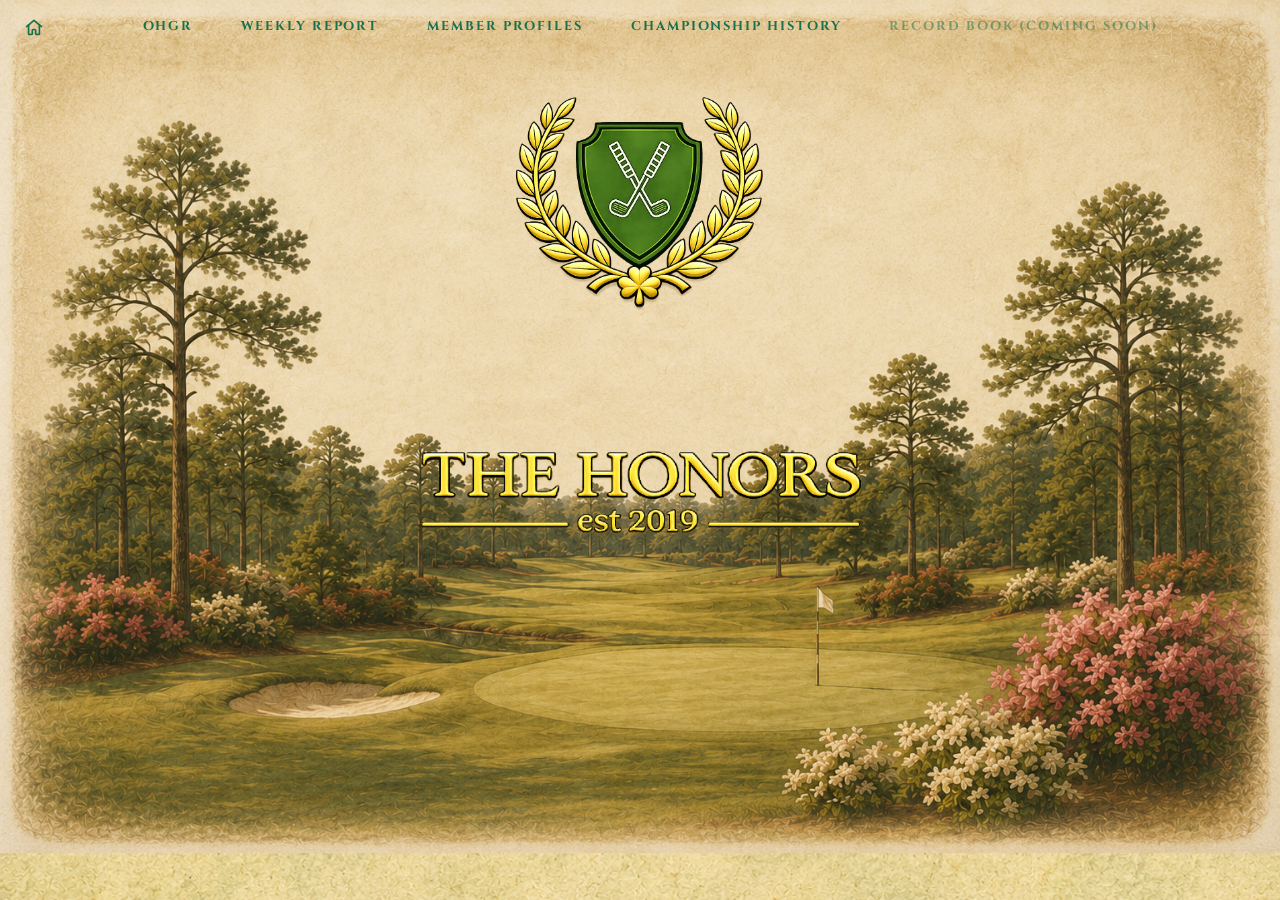
<file: index.html>
<!DOCTYPE html>
<html lang="en">
<head>
  <meta charset="UTF-8" />
  <meta name="viewport" content="width=device-width, initial-scale=1.0" />
  <title>The Honors — Fantasy Golf League</title>
  <link rel="stylesheet" href="styles.css" />
</head>
<body class="landing-page">

  <nav class="site-nav" id="site-nav">
    <a class="nav-home" href="index.html" aria-label="The Honors home">
      <svg viewBox="0 0 24 24" fill="none" stroke="currentColor" stroke-width="2" stroke-linecap="round" stroke-linejoin="round">
        <path d="M3 11.5 12 4l9 7.5" />
        <path d="M5.5 9.5V20a1 1 0 0 0 1 1H9a1 1 0 0 0 1-1v-4a1 1 0 0 1 1-1h2a1 1 0 0 1 1 1v4a1 1 0 0 0 1 1h2.5a1 1 0 0 0 1-1V9.5" />
      </svg>
    </a>
    <div class="site-nav-links" id="site-nav-links">
      <a href="ohgr.html">OHGR</a>
      <a href="weekly_report.html">Weekly Report</a>
      <a href="member-profiles.html">Member Profiles</a>
      <a href="champions.html">Championship History</a>
      <span class="nav-disabled">Record Book (coming soon)</span>
    </div>
    <button class="nav-toggle" id="nav-toggle" aria-label="Open menu" aria-expanded="false">
      <span></span>
      <span></span>
      <span></span>
    </button>
  </nav>

  <section class="hero" id="hero">
    <div class="hero-bg"></div>
    <img class="hero-logo-img" src="images/logo.png" alt="The Honors crest" />
  </section>

  <script>
    // Landing page is static and non-scrolling — the only interactive
    // piece left is the mobile hamburger menu.
    const navToggle = document.getElementById('nav-toggle');
    const navLinks  = document.getElementById('site-nav-links');

    navToggle.addEventListener('click', () => {
      const isOpen = navLinks.classList.toggle('open');
      navToggle.classList.toggle('open', isOpen);
      navToggle.setAttribute('aria-expanded', isOpen ? 'true' : 'false');
    });

    navLinks.querySelectorAll('a').forEach(link => {
      link.addEventListener('click', () => {
        navLinks.classList.remove('open');
        navToggle.classList.remove('open');
        navToggle.setAttribute('aria-expanded', 'false');
      });
    });
  </script>

</body>
</html>
</file>
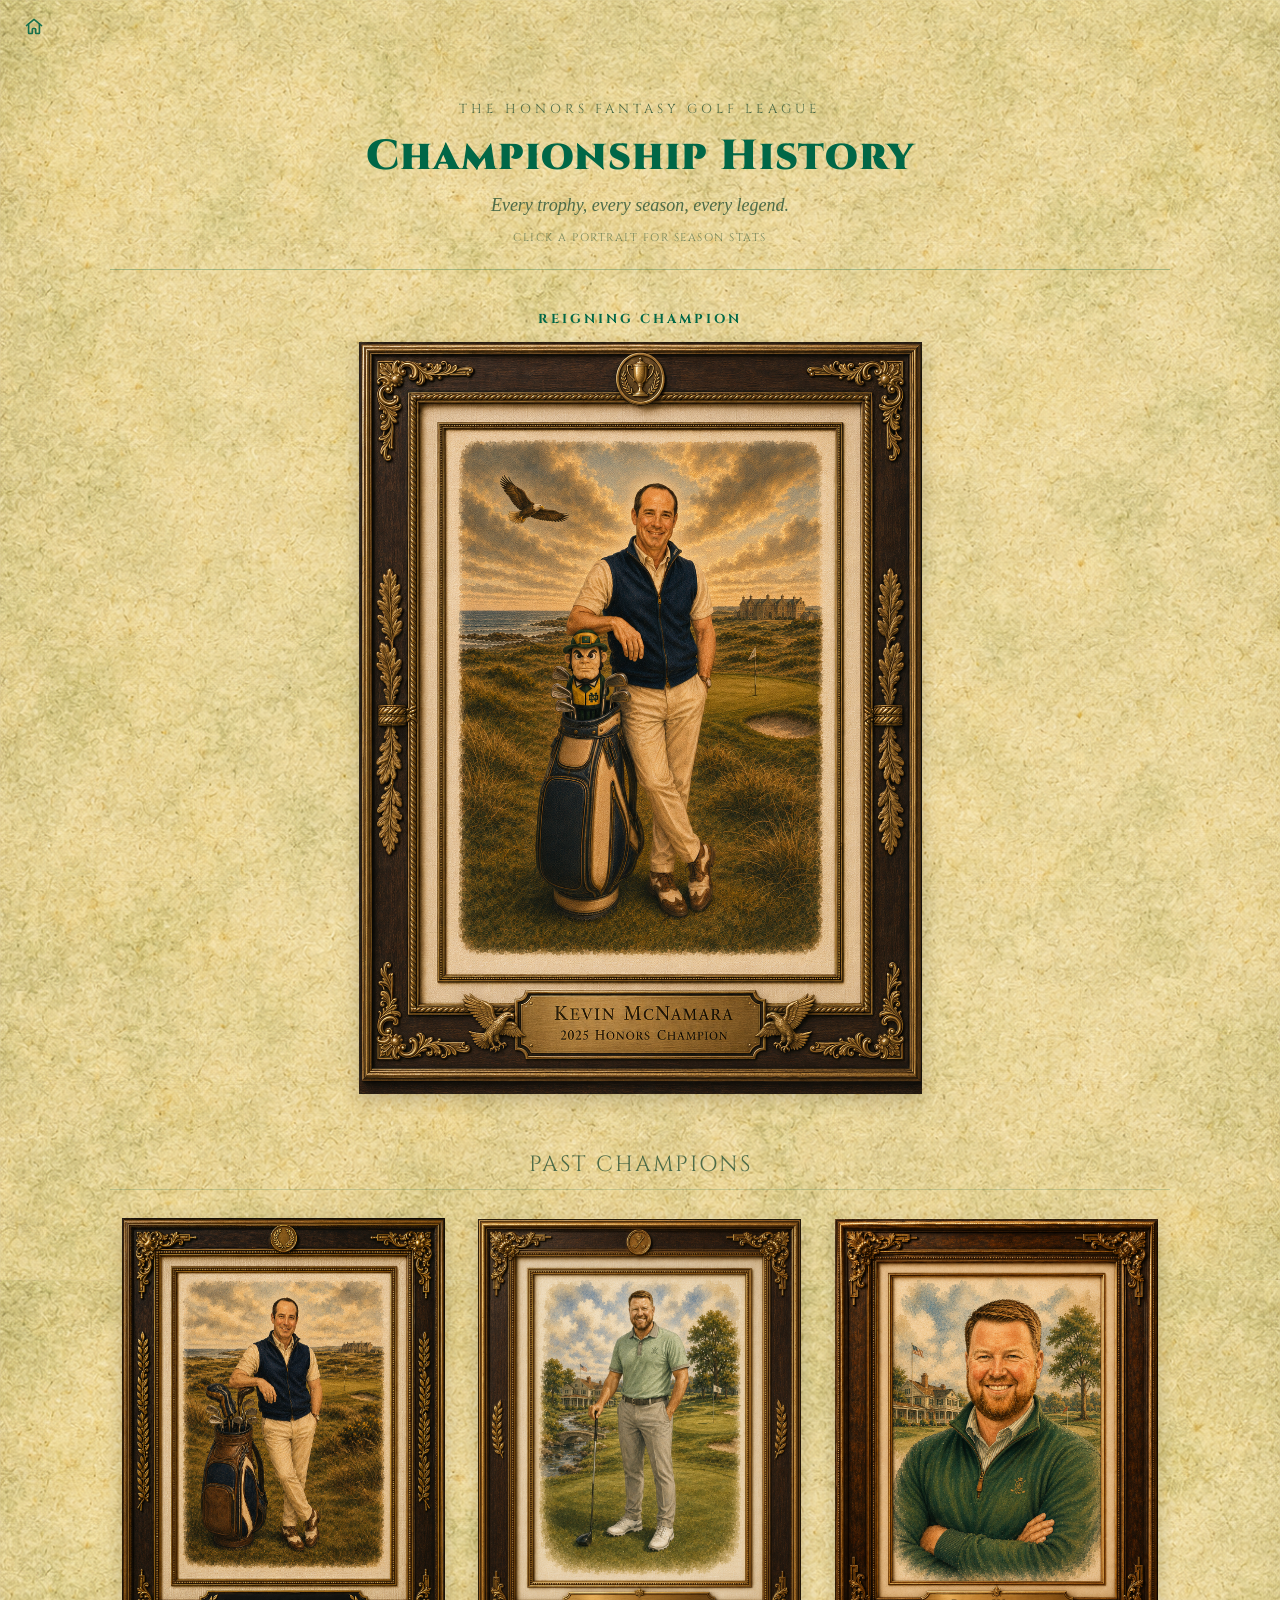
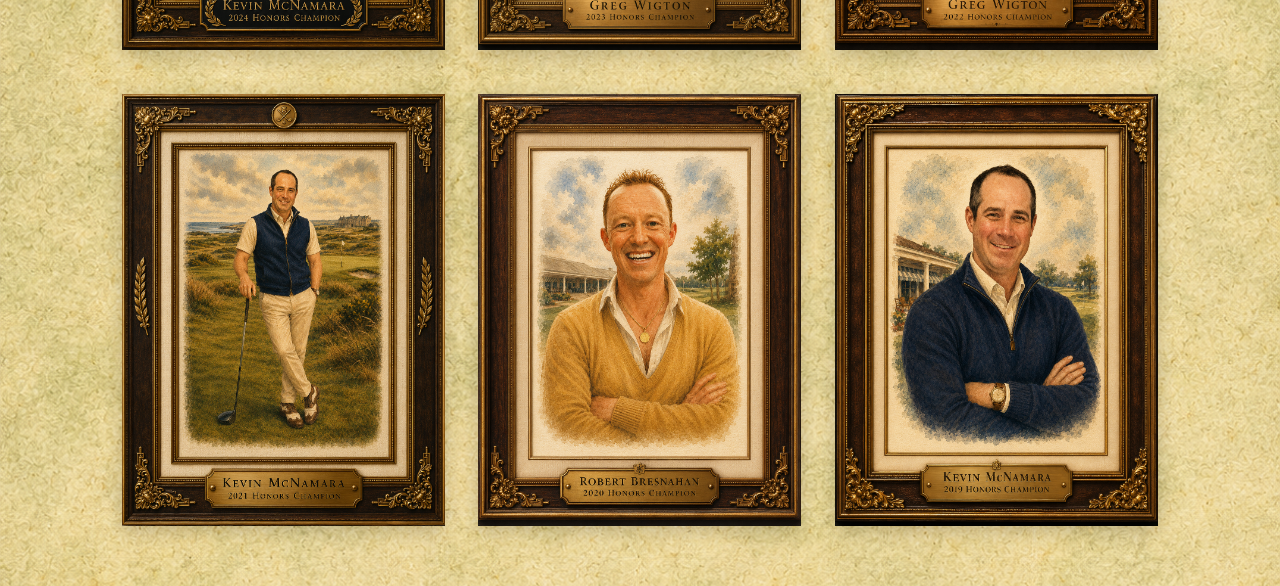
<file: champions.html>
<!DOCTYPE html>
<!--
=======================================================
  THE HONORS — CHAMPIONSHIP HISTORY PAGE
=======================================================
  Portrait gallery of season champions, 2019-2025.
  Styled to match weekly-report-template.html / ohgr.html
  design system (Cinzel/IM Fell fonts, parchment palette).

  Portrait images expected at: images/2025.png ... images/2019.png

  Click any portrait to open a modal with that champion's
  season stats. All champion data lives in the CHAMPIONS
  object near the bottom of this file — edit it there, not
  in the markup, to update a year's numbers.

  DATA NOTE: Per-year champion financials (Average Score,
  Margin of Victory, Events Won, Majors Won, Net Earnings)
  were derived directly from Core_Data_AI.csv using the same
  MC/bonus/penalty/dues rules as generate_honors_data.py,
  extended to run per-year instead of only for the in-progress
  season. Net Earnings = winnings - entry fees + bonuses -
  penalties + champion payout - yearly dues + year-end awards
  share (Grand Slam bonuses/fees excluded, per Greg's instruction).

  VALIDATION CAVEAT: Summing these per-year net figures across
  all players/years lands within ~$1-$21 of the lifetime totals
  in GROUND_TRUTH_SUMMARY.md's Table 15 (which itself doesn't
  balance to $0 as the official balance rule requires -- it's off
  by -$40 lifetime). This engine's output IS internally balanced
  to $0 every year, matching Section 10.3 of the official rules.
  Flagged for Greg to reconcile against generate_financial_ground_truth.py
  if exact-to-the-penny match to GROUND_TRUTH_SUMMARY.md is required.
=======================================================
-->
<html lang="en">
<head>
<meta charset="UTF-8">
<meta name="viewport" content="width=device-width, initial-scale=1.0">
<title>The Honors — Championship History</title>
<style>
  @import url('https://fonts.googleapis.com/css2?family=IM+Fell+English:ital@0;1&family=Cinzel:wght@400;700;900&display=swap');

  :root {
    --bg-primary: #f2e4c4;
    --bg-panel: #ece0c2;
    --bg-panel-alt: #e6d9b8;
    --bg-green: #e0dcc0;
    --gold: #006747;
    --gold-light: #1a8a64;
    --silver: #4c6b48;
    --white: #1a2a18;
    --border: rgba(0, 103, 71, 0.18);
    --border-gold: rgba(0, 103, 71, 0.3);
    --red:    #a03d2f;
    --green:  #2f6b3a;
    --blue:   #2f5a8a;
    --purple: #6b4a8a;
    --yellow: #9a7d1f;
    --page-w: 1100px;
  }

  * { margin: 0; padding: 0; box-sizing: border-box; }

  body {
    background-color: var(--bg-primary);
    background-image: url('images/background.png');
    background-repeat: repeat-y;
    background-size: 100% auto;
    background-position: top center;
    display: flex;
    justify-content: center;
    align-items: flex-start;
    font-family: 'IM Fell English', Georgia, serif;
    color: var(--white);
  }

  .page-outer {
    width: 100%;
    display: flex;
    justify-content: center;
    align-items: flex-start;
  }

  .page {
    width: 100%;
    max-width: var(--page-w);
    position: relative;
    padding: 0 20px 60px;
  }

  .page::before {
    content: '';
    position: absolute;
    inset: 0;
    background-image:
      repeating-linear-gradient(
        0deg,
        transparent,
        transparent 28px,
        rgba(0,0,0,0.012) 28px,
        rgba(0,0,0,0.012) 29px
      );
    pointer-events: none;
    z-index: 0;
  }

  .page > * { position: relative; z-index: 1; }

  /* =================== HEADER =================== */
  .champ-header {
    text-align: center;
    padding: 100px 20px 24px;
    border-bottom: 1px solid var(--border-gold);
    margin-bottom: 40px;
  }

  .champ-eyebrow {
    font-family: 'Cinzel', serif;
    font-size: 13px;
    letter-spacing: 4px;
    text-transform: uppercase;
    color: var(--silver);
    margin-bottom: 10px;
  }

  .champ-title {
    font-family: 'Cinzel', serif;
    font-weight: 900;
    font-size: 42px;
    letter-spacing: 1px;
    color: var(--gold);
  }

  .champ-subtitle {
    font-family: 'IM Fell English', Georgia, serif;
    font-style: italic;
    font-size: 18px;
    color: var(--silver);
    margin-top: 10px;
  }

  .champ-hint {
    font-family: 'Cinzel', serif;
    font-size: 11px;
    letter-spacing: 1.5px;
    text-transform: uppercase;
    color: var(--silver);
    opacity: 0.75;
    margin-top: 14px;
  }

  /* =================== REIGNING CHAMPION =================== */
  .reigning {
    display: flex;
    flex-direction: column;
    align-items: center;
    margin-bottom: 56px;
  }

  .reigning-badge {
    font-family: 'Cinzel', serif;
    font-size: 13px;
    font-weight: 700;
    letter-spacing: 3px;
    text-transform: uppercase;
    color: var(--gold);
    margin-bottom: 14px;
  }

  /* =================== PORTRAITS (clickable) =================== */
  .portrait-frame {
    box-shadow: 0 6px 18px rgba(0,0,0,0.18);
    aspect-ratio: 1085 / 1450;
    overflow: visible;
    cursor: pointer;
    background: none;
    border: none;
    padding: 0;
    display: block;
    transition: transform 0.2s ease, box-shadow 0.2s ease;
  }

  .portrait-frame:hover,
  .portrait-frame:focus-visible {
    transform: translateY(-4px) scale(1.015);
    box-shadow: 0 14px 28px rgba(0,0,0,0.28);
  }

  .portrait-frame:focus-visible {
    outline: 2px solid var(--gold);
    outline-offset: 4px;
  }

  .reigning .portrait-frame {
    width: min(563px, 100%);
  }

  .portrait-frame img {
    width: 100%;
    height: 100%;
    object-fit: contain;
    display: block;
    pointer-events: none;
  }

  /* =================== PAST CHAMPIONS GRID =================== */
  .past-heading {
    font-family: 'Cinzel', serif;
    font-size: 22px;
    letter-spacing: 2px;
    text-transform: uppercase;
    color: var(--silver);
    text-align: center;
    margin-bottom: 28px;
    padding-bottom: 10px;
    border-bottom: 1px solid var(--border);
  }

  .past-grid {
    display: grid;
    grid-template-columns: repeat(3, 1fr);
    gap: 44px 30px;
    max-width: 1040px;
    margin: 0 auto;
  }

  .past-card {
    display: flex;
    flex-direction: column;
    align-items: center;
    text-align: center;
  }

  .past-card .portrait-frame {
    width: min(323px, 100%);
  }

  /* =================== TOP NAV =================== */
  .site-nav {
    position: fixed;
    top: 0;
    left: 0;
    width: 100%;
    z-index: 200;
    display: flex;
    justify-content: space-between;
    align-items: center;
    padding: 1rem 1.5rem;
    background: rgba(26, 42, 24, 0.0);
    transition: background 0.3s ease, padding 0.3s ease;
  }

  .site-nav.scrolled {
    padding: 0.65rem 1.5rem;
    background: rgba(242, 228, 196, 0.92);
    backdrop-filter: blur(4px);
  }

  .nav-home {
    display: flex;
    align-items: center;
    color: var(--gold);
    flex-shrink: 0;
    opacity: 0.9;
    transition: opacity 0.2s ease;
  }

  .nav-home:hover { opacity: 1; }

  .nav-home svg { width: 20px; height: 20px; display: block; }

  .site-nav-links {
    display: flex;
    flex: 1;
    justify-content: center;
    gap: clamp(1rem, 4vw, 3rem);
  }

  .nav-toggle {
    display: none;
    flex-direction: column;
    justify-content: center;
    gap: 5px;
    background: none;
    border: none;
    cursor: pointer;
    padding: 0.5rem;
    z-index: 201;
  }

  .nav-toggle span {
    display: block;
    width: 24px;
    height: 2px;
    background: var(--gold);
    transition: transform 0.25s ease, opacity 0.25s ease;
  }

  .nav-toggle.open span:nth-child(1) { transform: translateY(7px) rotate(45deg); }
  .nav-toggle.open span:nth-child(2) { opacity: 0; }
  .nav-toggle.open span:nth-child(3) { transform: translateY(-7px) rotate(-45deg); }

  .site-nav a {
    font-family: 'Cinzel', serif;
    font-size: clamp(0.65rem, 1.4vw, 0.8rem);
    font-weight: 700;
    letter-spacing: 0.15em;
    text-transform: uppercase;
    color: var(--gold);
    text-decoration: none;
    white-space: nowrap;
    opacity: 0.9;
    transition: opacity 0.2s ease;
  }

  .site-nav a:hover { opacity: 1; }

  @media (max-width: 640px) {
    .nav-toggle { display: flex; }

    .site-nav-links {
      position: absolute;
      top: 100%;
      left: 0;
      right: 0;
      flex: none;
      flex-direction: column;
      align-items: center;
      gap: 1.1rem;
      padding: 1.25rem 1.5rem 1.5rem;
      background: rgba(26, 42, 24, 0.92);
      backdrop-filter: blur(4px);
      max-height: 0;
      opacity: 0;
      overflow: hidden;
      pointer-events: none;
      transition: max-height 0.3s ease, opacity 0.25s ease;
    }

    .site-nav-links.open {
      max-height: 400px;
      opacity: 1;
      pointer-events: auto;
    }

    .site-nav-links.open a {
      color: var(--bg-primary);
    }
  }

  /* =================== MOBILE =================== */
  @media (max-width: 640px) {
    .champ-title { font-size: 30px; }
    .past-grid { grid-template-columns: 1fr; max-width: 340px; }
  }

  /* =================== MODAL =================== */
  .modal-overlay {
    position: fixed;
    inset: 0;
    background: rgba(12, 22, 14, 0.6);
    backdrop-filter: blur(6px);
    -webkit-backdrop-filter: blur(6px);
    display: flex;
    align-items: center;
    justify-content: center;
    padding: 24px;
    opacity: 0;
    pointer-events: none;
    transition: opacity 0.25s ease;
    z-index: 1000;
  }

  .modal-overlay.active {
    opacity: 1;
    pointer-events: auto;
  }

  .modal-card {
    position: relative;
    width: 100%;
    max-width: 400px;
    max-height: 88vh;
    overflow-y: auto;
    background: #fbf6e9;
    border-radius: 16px;
    box-shadow: 0 24px 60px rgba(0,0,0,0.35), 0 2px 0 var(--gold) inset;
    padding: 32px 28px 28px;
    text-align: center;
    transform: translateY(16px) scale(0.96);
    opacity: 0;
    transition: transform 0.28s cubic-bezier(0.2, 0.8, 0.3, 1), opacity 0.22s ease;
  }

  .modal-overlay.active .modal-card {
    transform: translateY(0) scale(1);
    opacity: 1;
  }

  .modal-close {
    position: absolute;
    top: 14px;
    right: 14px;
    width: 32px;
    height: 32px;
    border-radius: 50%;
    border: none;
    background: transparent;
    color: var(--silver);
    font-family: 'Cinzel', serif;
    font-size: 18px;
    line-height: 1;
    cursor: pointer;
    display: flex;
    align-items: center;
    justify-content: center;
    transition: background 0.15s ease, color 0.15s ease;
  }

  .modal-close:hover {
    background: rgba(0, 103, 71, 0.1);
    color: var(--gold);
  }

  .modal-badge {
    font-family: 'Cinzel', serif;
    font-size: 11px;
    font-weight: 700;
    letter-spacing: 2.5px;
    text-transform: uppercase;
    color: var(--gold);
    margin-bottom: 4px;
  }

  .modal-name {
    font-family: 'Cinzel', serif;
    font-weight: 700;
    font-size: 24px;
    color: var(--white);
  }

  .modal-year {
    font-family: 'Cinzel', serif;
    font-size: 12px;
    letter-spacing: 1.5px;
    color: var(--silver);
    margin-top: 4px;
    margin-bottom: 22px;
  }

  .modal-stats {
    display: grid;
    grid-template-columns: 1fr 1fr;
    gap: 18px 28px;
    border-top: 1px solid var(--border);
    padding-top: 20px;
  }

  .modal-stat {
    display: flex;
    flex-direction: column;
    align-items: center;
    gap: 5px;
  }

  .modal-stat:last-child {
    grid-column: 1 / -1;
  }

  .modal-stat-label {
    font-family: 'Cinzel', serif;
    font-size: 11px;
    letter-spacing: 1px;
    text-transform: uppercase;
    color: var(--silver);
  }

  .modal-stat-value {
    font-family: 'Cinzel', serif;
    font-weight: 700;
    font-size: 17px;
    color: var(--white);
    line-height: 1.35;
  }

  @media (max-width: 480px) {
    .modal-card { padding: 26px 20px 22px; }
    .modal-name { font-size: 20px; }
  }
</style>
</head>
<body>
<nav class="site-nav" id="site-nav">
  <a class="nav-home" href="index.html" aria-label="The Honors home">
    <svg viewBox="0 0 24 24" fill="none" stroke="currentColor" stroke-width="2" stroke-linecap="round" stroke-linejoin="round">
      <path d="M3 11.5 12 4l9 7.5" />
      <path d="M5.5 9.5V20a1 1 0 0 0 1 1H9a1 1 0 0 0 1-1v-4a1 1 0 0 1 1-1h2a1 1 0 0 1 1 1v4a1 1 0 0 0 1 1h2.5a1 1 0 0 0 1-1V9.5" />
    </svg>
  </a>
</nav>
<div class="page-outer">

<div class="page">

  <div class="champ-header">
    <div class="champ-eyebrow">The Honors Fantasy Golf League</div>
    <div class="champ-title">Championship History</div>
    <div class="champ-subtitle">Every trophy, every season, every legend.</div>
    <div class="champ-hint">Click a portrait for season stats</div>
  </div>

  <!-- ============= REIGNING CHAMPION (2025) ============= -->
  <div class="reigning">
    <div class="reigning-badge">Reigning Champion</div>
    <button class="portrait-frame" data-year="2025" aria-label="View 2025 champion stats">
      <img src="images/2025.png" alt="Kevin McNamara, 2025 Champion">
    </button>
  </div>

  <!-- ============= PAST CHAMPIONS ============= -->
  <div class="past-heading">Past Champions</div>
  <div class="past-grid">

    <div class="past-card">
      <button class="portrait-frame" data-year="2024" aria-label="View 2024 champion stats">
        <img src="images/2024.png" alt="Kevin McNamara, 2024 Champion">
      </button>
    </div>

    <div class="past-card">
      <button class="portrait-frame" data-year="2023" aria-label="View 2023 champion stats">
        <img src="images/2023.png" alt="Greg Wigton, 2023 Champion">
      </button>
    </div>

    <div class="past-card">
      <button class="portrait-frame" data-year="2022" aria-label="View 2022 champion stats">
        <img src="images/2022.png" alt="Greg Wigton, 2022 Champion">
      </button>
    </div>

    <div class="past-card">
      <button class="portrait-frame" data-year="2021" aria-label="View 2021 champion stats">
        <img src="images/2021.png" alt="Kevin McNamara, 2021 Champion">
      </button>
    </div>

    <div class="past-card">
      <button class="portrait-frame" data-year="2020" aria-label="View 2020 champion stats">
        <img src="images/2020.png" alt="Robert Bresnahan, 2020 Champion">
      </button>
    </div>

    <div class="past-card">
      <button class="portrait-frame" data-year="2019" aria-label="View 2019 champion stats">
        <img src="images/2019.png" alt="Kevin McNamara, 2019 Champion">
      </button>
    </div>

  </div>

</div>
</div>

<!-- ============= STAT MODAL ============= -->
<div class="modal-overlay" id="statModal" aria-hidden="true">
  <div class="modal-card" role="dialog" aria-modal="true" aria-labelledby="modalName">
    <button class="modal-close" id="modalClose" aria-label="Close">&times;</button>
    <div class="modal-badge">Season Champion</div>
    <div class="modal-name" id="modalName"></div>
    <div class="modal-year" id="modalYear"></div>
    <div class="modal-stats">
      <div class="modal-stat">
        <span class="modal-stat-label">Average Score</span>
        <span class="modal-stat-value" id="modalAvg"></span>
      </div>
      <div class="modal-stat">
        <span class="modal-stat-label">Margin of Victory</span>
        <span class="modal-stat-value" id="modalMargin"></span>
      </div>
      <div class="modal-stat">
        <span class="modal-stat-label">Events Won</span>
        <span class="modal-stat-value" id="modalEvents"></span>
      </div>
      <div class="modal-stat">
        <span class="modal-stat-label">Earnings</span>
        <span class="modal-stat-value" id="modalEarnings"></span>
      </div>
      <div class="modal-stat">
        <span class="modal-stat-label">Majors Won</span>
        <span class="modal-stat-value" id="modalMajors"></span>
      </div>
    </div>
  </div>
</div>

<script>
  var nav = document.getElementById('site-nav');

  window.addEventListener('scroll', function () {
    nav.classList.toggle('scrolled', window.scrollY > 40);
  }, { passive: true });

  var CHAMPIONS = {
    2025: { name: "Kevin McNamara",    avg: "414.65", margin: "73.2 pts",  events: "5",  earnings: "$358.00", majors: "U.S. Open" },
    2024: { name: "Kevin McNamara",    avg: "443.27", margin: "571.4 pts", events: "10", earnings: "$532.00", majors: "The Open Championship" },
    2023: { name: "Greg Wigton",       avg: "428.07", margin: "128.5 pts", events: "7",  earnings: "$516.50", majors: "The Masters<br>The Open Championship" },
    2022: { name: "Greg Wigton",       avg: "403.30", margin: "96.6 pts",  events: "6",  earnings: "$216.00", majors: "None" },
    2021: { name: "Kevin McNamara",    avg: "412.15", margin: "218.1 pts", events: "9",  earnings: "$445.00", majors: "The Masters" },
    2020: { name: "Robert Bresnahan",  avg: "422.26", margin: "301.3 pts", events: "8",  earnings: "$683.00", majors: "The PGA Championship<br>U.S. Open" },
    2019: { name: "Kevin McNamara",    avg: "426.17", margin: "314.5 pts", events: "4",  earnings: "$270.00", majors: "The Open Championship<br>The PGA Championship" }
  };

  var overlay   = document.getElementById('statModal');
  var closeBtn  = document.getElementById('modalClose');
  var lastFocused = null;

  function openModal(year) {
    var c = CHAMPIONS[year];
    if (!c) return;
    document.getElementById('modalName').textContent = c.name;
    document.getElementById('modalYear').textContent = year;
    document.getElementById('modalAvg').textContent = c.avg;
    document.getElementById('modalMargin').textContent = c.margin;
    document.getElementById('modalEvents').textContent = c.events;
    document.getElementById('modalEarnings').textContent = c.earnings;
    document.getElementById('modalMajors').innerHTML = c.majors;

    lastFocused = document.activeElement;
    overlay.classList.add('active');
    overlay.setAttribute('aria-hidden', 'false');
    closeBtn.focus();
    document.body.style.overflow = 'hidden';
  }

  function closeModal() {
    overlay.classList.remove('active');
    overlay.setAttribute('aria-hidden', 'true');
    document.body.style.overflow = '';
    if (lastFocused) lastFocused.focus();
  }

  document.querySelectorAll('.portrait-frame').forEach(function (btn) {
    btn.addEventListener('click', function () {
      openModal(btn.getAttribute('data-year'));
    });
  });

  closeBtn.addEventListener('click', closeModal);

  overlay.addEventListener('click', function (e) {
    if (e.target === overlay) closeModal();
  });

  document.addEventListener('keydown', function (e) {
    if (e.key === 'Escape' && overlay.classList.contains('active')) closeModal();
  });
</script>
</body>
</html>
</file>
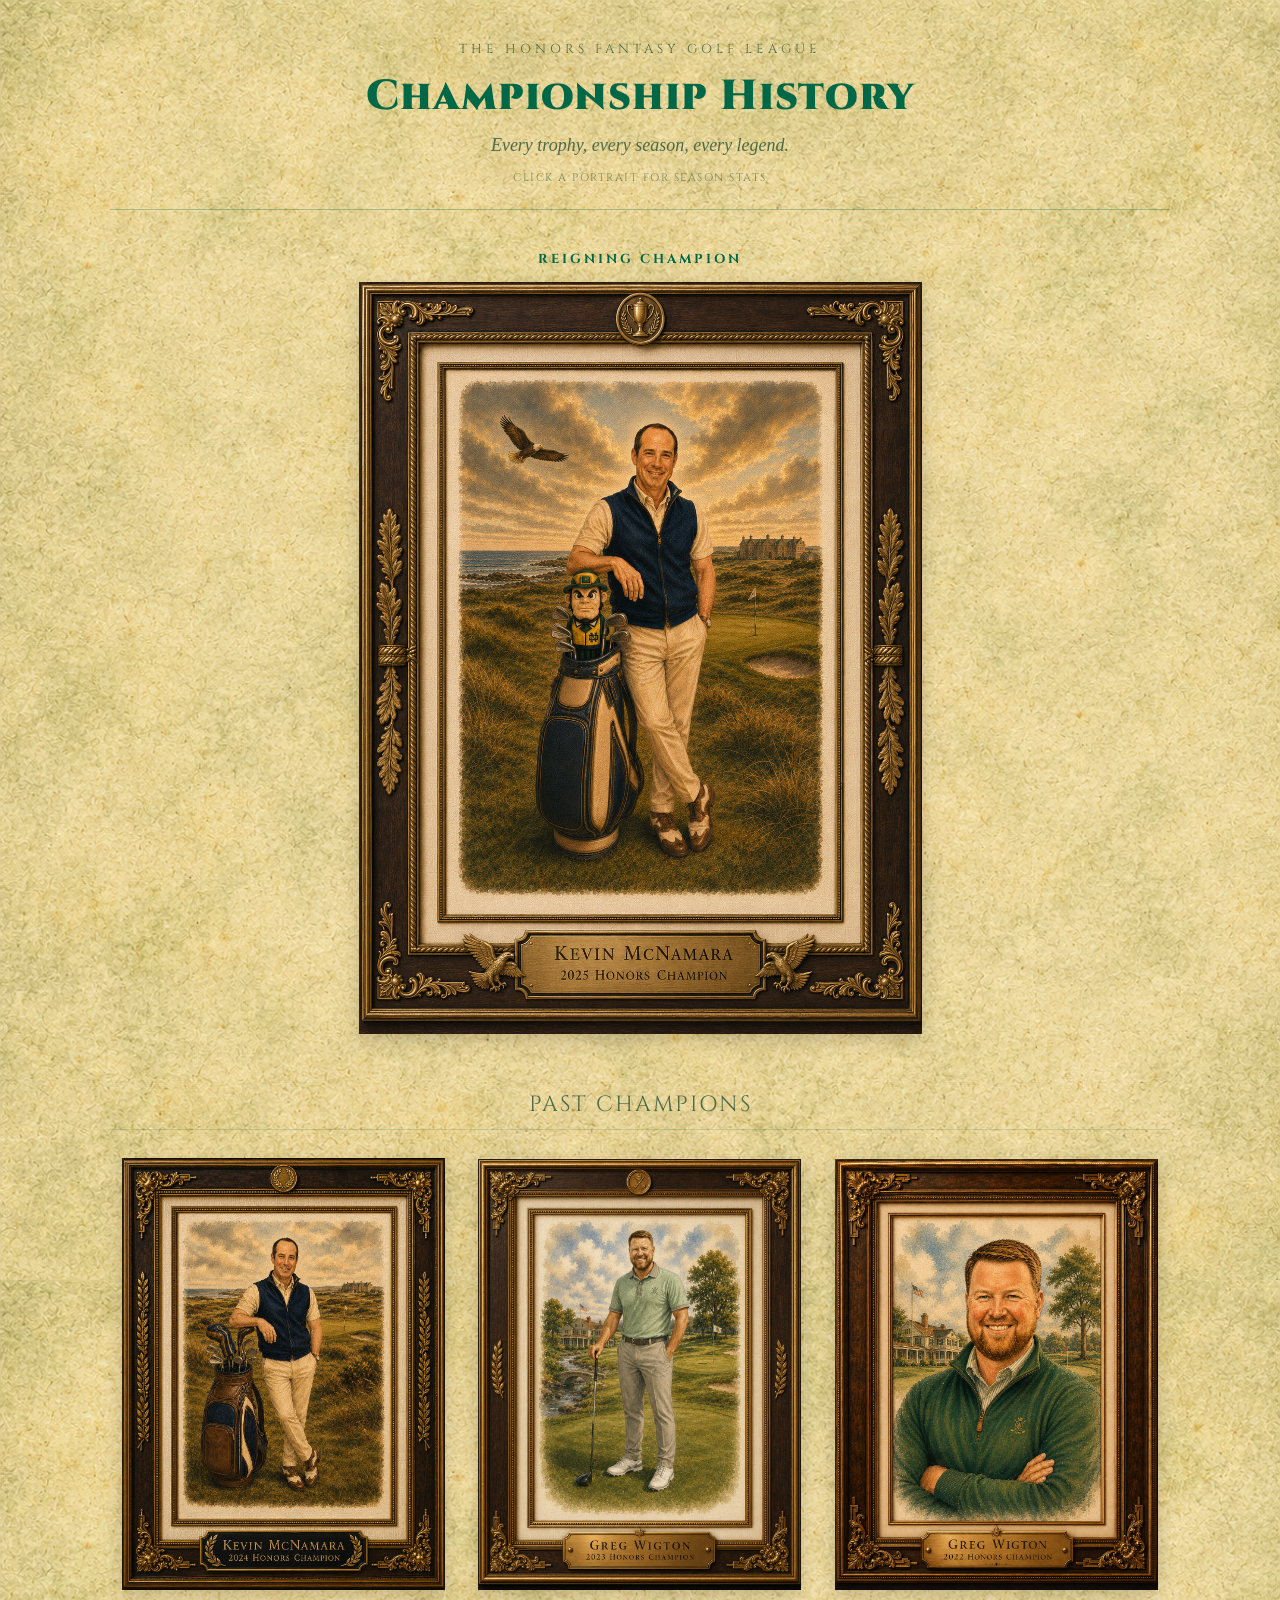
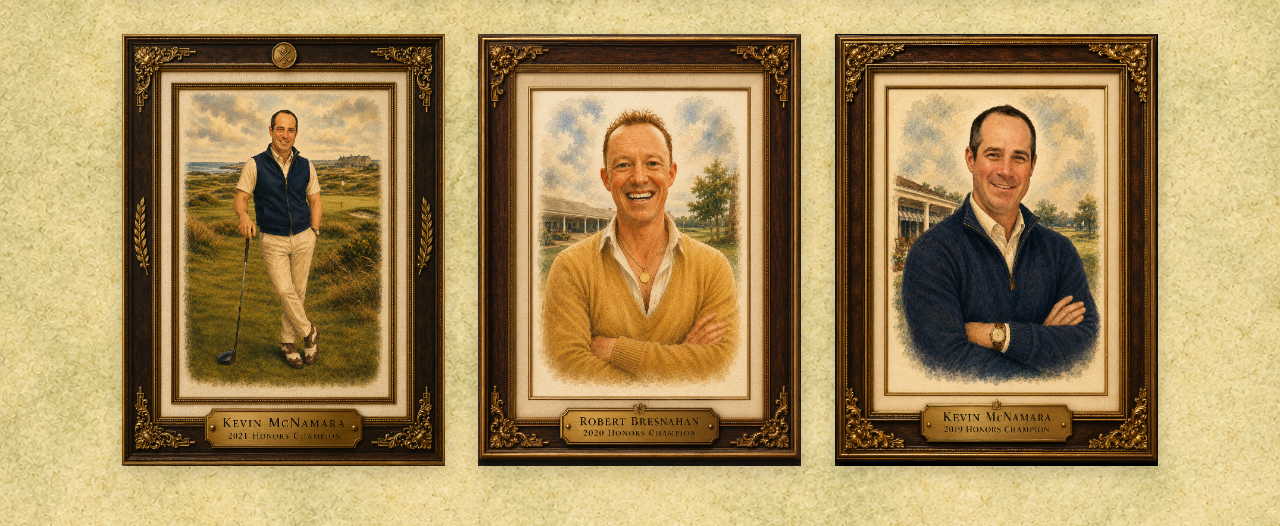
<file: champions2.html>
<!DOCTYPE html>
<!--
=======================================================
  THE HONORS — CHAMPIONSHIP HISTORY PAGE
=======================================================
  Portrait gallery of season champions, 2019-2025.
  Styled to match weekly-report-template.html / ohgr.html
  design system (Cinzel/IM Fell fonts, parchment palette).

  Portrait images expected at: images/2025.png ... images/2019.png

  Click any portrait to open a modal with that champion's
  season stats. All champion data lives in the CHAMPIONS
  object near the bottom of this file — edit it there, not
  in the markup, to update a year's numbers.

  DATA NOTE: Per-year champion financials (Average Score,
  Margin of Victory, Events Won, Majors Won, Net Earnings)
  were derived directly from Core_Data_AI.csv using the same
  MC/bonus/penalty/dues rules as generate_honors_data.py,
  extended to run per-year instead of only for the in-progress
  season. Net Earnings = winnings - entry fees + bonuses -
  penalties + champion payout - yearly dues + year-end awards
  share (Grand Slam bonuses/fees excluded, per Greg's instruction).

  VALIDATION CAVEAT: Summing these per-year net figures across
  all players/years lands within ~$1-$21 of the lifetime totals
  in GROUND_TRUTH_SUMMARY.md's Table 15 (which itself doesn't
  balance to $0 as the official balance rule requires -- it's off
  by -$40 lifetime). This engine's output IS internally balanced
  to $0 every year, matching Section 10.3 of the official rules.
  Flagged for Greg to reconcile against generate_financial_ground_truth.py
  if exact-to-the-penny match to GROUND_TRUTH_SUMMARY.md is required.
=======================================================
-->
<html lang="en">
<head>
<meta charset="UTF-8">
<meta name="viewport" content="width=device-width, initial-scale=1.0">
<title>The Honors — Championship History</title>
<style>
  @import url('https://fonts.googleapis.com/css2?family=IM+Fell+English:ital@0;1&family=Cinzel:wght@400;700;900&display=swap');

  :root {
    --bg-primary: #f2e4c4;
    --bg-panel: #ece0c2;
    --bg-panel-alt: #e6d9b8;
    --bg-green: #e0dcc0;
    --gold: #006747;
    --gold-light: #1a8a64;
    --silver: #4c6b48;
    --white: #1a2a18;
    --border: rgba(0, 103, 71, 0.18);
    --border-gold: rgba(0, 103, 71, 0.3);
    --red:    #a03d2f;
    --green:  #2f6b3a;
    --blue:   #2f5a8a;
    --purple: #6b4a8a;
    --yellow: #9a7d1f;
    --page-w: 1100px;
  }

  * { margin: 0; padding: 0; box-sizing: border-box; }

  body {
    background-color: var(--bg-primary);
    background-image: url('images/background.png');
    background-repeat: repeat-y;
    background-size: 100% auto;
    background-position: top center;
    display: flex;
    justify-content: center;
    align-items: flex-start;
    font-family: 'IM Fell English', Georgia, serif;
    color: var(--white);
  }

  .page-outer {
    width: 100%;
    display: flex;
    justify-content: center;
    align-items: flex-start;
  }

  .page {
    width: 100%;
    max-width: var(--page-w);
    position: relative;
    padding: 0 20px 60px;
  }

  .page::before {
    content: '';
    position: absolute;
    inset: 0;
    background-image:
      repeating-linear-gradient(
        0deg,
        transparent,
        transparent 28px,
        rgba(0,0,0,0.012) 28px,
        rgba(0,0,0,0.012) 29px
      );
    pointer-events: none;
    z-index: 0;
  }

  .page > * { position: relative; z-index: 1; }

  /* =================== HEADER =================== */
  .champ-header {
    text-align: center;
    padding: 40px 20px 24px;
    border-bottom: 1px solid var(--border-gold);
    margin-bottom: 40px;
  }

  .champ-eyebrow {
    font-family: 'Cinzel', serif;
    font-size: 13px;
    letter-spacing: 4px;
    text-transform: uppercase;
    color: var(--silver);
    margin-bottom: 10px;
  }

  .champ-title {
    font-family: 'Cinzel', serif;
    font-weight: 900;
    font-size: 42px;
    letter-spacing: 1px;
    color: var(--gold);
  }

  .champ-subtitle {
    font-family: 'IM Fell English', Georgia, serif;
    font-style: italic;
    font-size: 18px;
    color: var(--silver);
    margin-top: 10px;
  }

  .champ-hint {
    font-family: 'Cinzel', serif;
    font-size: 11px;
    letter-spacing: 1.5px;
    text-transform: uppercase;
    color: var(--silver);
    opacity: 0.75;
    margin-top: 14px;
  }

  /* =================== REIGNING CHAMPION =================== */
  .reigning {
    display: flex;
    flex-direction: column;
    align-items: center;
    margin-bottom: 56px;
  }

  .reigning-badge {
    font-family: 'Cinzel', serif;
    font-size: 13px;
    font-weight: 700;
    letter-spacing: 3px;
    text-transform: uppercase;
    color: var(--gold);
    margin-bottom: 14px;
  }

  /* =================== PORTRAITS (clickable) =================== */
  .portrait-frame {
    box-shadow: 0 6px 18px rgba(0,0,0,0.18);
    aspect-ratio: 1085 / 1450;
    overflow: visible;
    cursor: pointer;
    background: none;
    border: none;
    padding: 0;
    display: block;
    transition: transform 0.2s ease, box-shadow 0.2s ease;
  }

  .portrait-frame:hover,
  .portrait-frame:focus-visible {
    transform: translateY(-4px) scale(1.015);
    box-shadow: 0 14px 28px rgba(0,0,0,0.28);
  }

  .portrait-frame:focus-visible {
    outline: 2px solid var(--gold);
    outline-offset: 4px;
  }

  .reigning .portrait-frame {
    width: min(563px, 100%);
  }

  .portrait-frame img {
    width: 100%;
    height: 100%;
    object-fit: contain;
    display: block;
    pointer-events: none;
  }

  /* =================== PAST CHAMPIONS GRID =================== */
  .past-heading {
    font-family: 'Cinzel', serif;
    font-size: 22px;
    letter-spacing: 2px;
    text-transform: uppercase;
    color: var(--silver);
    text-align: center;
    margin-bottom: 28px;
    padding-bottom: 10px;
    border-bottom: 1px solid var(--border);
  }

  .past-grid {
    display: grid;
    grid-template-columns: repeat(3, 1fr);
    gap: 44px 30px;
    max-width: 1040px;
    margin: 0 auto;
  }

  .past-card {
    display: flex;
    flex-direction: column;
    align-items: center;
    text-align: center;
  }

  .past-card .portrait-frame {
    width: min(323px, 100%);
  }

  /* =================== MOBILE =================== */
  @media (max-width: 640px) {
    .champ-title { font-size: 30px; }
    .past-grid { grid-template-columns: 1fr; max-width: 340px; }
  }

  /* =================== MODAL =================== */
  .modal-overlay {
    position: fixed;
    inset: 0;
    background: rgba(12, 22, 14, 0.6);
    backdrop-filter: blur(6px);
    -webkit-backdrop-filter: blur(6px);
    display: flex;
    align-items: center;
    justify-content: center;
    padding: 24px;
    opacity: 0;
    pointer-events: none;
    transition: opacity 0.25s ease;
    z-index: 1000;
  }

  .modal-overlay.active {
    opacity: 1;
    pointer-events: auto;
  }

  .modal-card {
    position: relative;
    width: 100%;
    max-width: 400px;
    max-height: 88vh;
    overflow-y: auto;
    background: #fbf6e9;
    border-radius: 16px;
    box-shadow: 0 24px 60px rgba(0,0,0,0.35), 0 2px 0 var(--gold) inset;
    padding: 32px 28px 28px;
    text-align: center;
    transform: translateY(16px) scale(0.96);
    opacity: 0;
    transition: transform 0.28s cubic-bezier(0.2, 0.8, 0.3, 1), opacity 0.22s ease;
  }

  .modal-overlay.active .modal-card {
    transform: translateY(0) scale(1);
    opacity: 1;
  }

  .modal-close {
    position: absolute;
    top: 14px;
    right: 14px;
    width: 32px;
    height: 32px;
    border-radius: 50%;
    border: none;
    background: transparent;
    color: var(--silver);
    font-family: 'Cinzel', serif;
    font-size: 18px;
    line-height: 1;
    cursor: pointer;
    display: flex;
    align-items: center;
    justify-content: center;
    transition: background 0.15s ease, color 0.15s ease;
  }

  .modal-close:hover {
    background: rgba(0, 103, 71, 0.1);
    color: var(--gold);
  }

  .modal-badge {
    font-family: 'Cinzel', serif;
    font-size: 11px;
    font-weight: 700;
    letter-spacing: 2.5px;
    text-transform: uppercase;
    color: var(--gold);
    margin-bottom: 4px;
  }

  .modal-name {
    font-family: 'Cinzel', serif;
    font-weight: 700;
    font-size: 24px;
    color: var(--white);
  }

  .modal-year {
    font-family: 'Cinzel', serif;
    font-size: 12px;
    letter-spacing: 1.5px;
    color: var(--silver);
    margin-top: 4px;
    margin-bottom: 22px;
  }

  .modal-stats {
    display: grid;
    grid-template-columns: 1fr 1fr;
    gap: 18px 28px;
    border-top: 1px solid var(--border);
    padding-top: 20px;
  }

  .modal-stat {
    display: flex;
    flex-direction: column;
    align-items: center;
    gap: 5px;
  }

  .modal-stat:last-child {
    grid-column: 1 / -1;
  }

  .modal-stat-label {
    font-family: 'Cinzel', serif;
    font-size: 11px;
    letter-spacing: 1px;
    text-transform: uppercase;
    color: var(--silver);
  }

  .modal-stat-value {
    font-family: 'Cinzel', serif;
    font-weight: 700;
    font-size: 17px;
    color: var(--white);
    line-height: 1.35;
  }

  @media (max-width: 480px) {
    .modal-card { padding: 26px 20px 22px; }
    .modal-name { font-size: 20px; }
  }
</style>
</head>
<body>
<div class="page-outer">
<div class="page">

  <div class="champ-header">
    <div class="champ-eyebrow">The Honors Fantasy Golf League</div>
    <div class="champ-title">Championship History</div>
    <div class="champ-subtitle">Every trophy, every season, every legend.</div>
    <div class="champ-hint">Click a portrait for season stats</div>
  </div>

  <!-- ============= REIGNING CHAMPION (2025) ============= -->
  <div class="reigning">
    <div class="reigning-badge">Reigning Champion</div>
    <button class="portrait-frame" data-year="2025" aria-label="View 2025 champion stats">
      <img src="images/2025.png" alt="Kevin McNamara, 2025 Champion">
    </button>
  </div>

  <!-- ============= PAST CHAMPIONS ============= -->
  <div class="past-heading">Past Champions</div>
  <div class="past-grid">

    <div class="past-card">
      <button class="portrait-frame" data-year="2024" aria-label="View 2024 champion stats">
        <img src="images/2024.png" alt="Kevin McNamara, 2024 Champion">
      </button>
    </div>

    <div class="past-card">
      <button class="portrait-frame" data-year="2023" aria-label="View 2023 champion stats">
        <img src="images/2023.png" alt="Greg Wigton, 2023 Champion">
      </button>
    </div>

    <div class="past-card">
      <button class="portrait-frame" data-year="2022" aria-label="View 2022 champion stats">
        <img src="images/2022.png" alt="Greg Wigton, 2022 Champion">
      </button>
    </div>

    <div class="past-card">
      <button class="portrait-frame" data-year="2021" aria-label="View 2021 champion stats">
        <img src="images/2021.png" alt="Kevin McNamara, 2021 Champion">
      </button>
    </div>

    <div class="past-card">
      <button class="portrait-frame" data-year="2020" aria-label="View 2020 champion stats">
        <img src="images/2020.png" alt="Robert Bresnahan, 2020 Champion">
      </button>
    </div>

    <div class="past-card">
      <button class="portrait-frame" data-year="2019" aria-label="View 2019 champion stats">
        <img src="images/2019.png" alt="Kevin McNamara, 2019 Champion">
      </button>
    </div>

  </div>

</div>
</div>

<!-- ============= STAT MODAL ============= -->
<div class="modal-overlay" id="statModal" aria-hidden="true">
  <div class="modal-card" role="dialog" aria-modal="true" aria-labelledby="modalName">
    <button class="modal-close" id="modalClose" aria-label="Close">&times;</button>
    <div class="modal-badge">Season Champion</div>
    <div class="modal-name" id="modalName"></div>
    <div class="modal-year" id="modalYear"></div>
    <div class="modal-stats">
      <div class="modal-stat">
        <span class="modal-stat-label">Average Score</span>
        <span class="modal-stat-value" id="modalAvg"></span>
      </div>
      <div class="modal-stat">
        <span class="modal-stat-label">Margin of Victory</span>
        <span class="modal-stat-value" id="modalMargin"></span>
      </div>
      <div class="modal-stat">
        <span class="modal-stat-label">Events Won</span>
        <span class="modal-stat-value" id="modalEvents"></span>
      </div>
      <div class="modal-stat">
        <span class="modal-stat-label">Earnings</span>
        <span class="modal-stat-value" id="modalEarnings"></span>
      </div>
      <div class="modal-stat">
        <span class="modal-stat-label">Majors Won</span>
        <span class="modal-stat-value" id="modalMajors"></span>
      </div>
    </div>
  </div>
</div>

<script>
  var CHAMPIONS = {
    2025: { name: "Kevin McNamara",    avg: "414.65", margin: "73.2 pts",  events: "5",  earnings: "$358.00", majors: "U.S. Open" },
    2024: { name: "Kevin McNamara",    avg: "443.27", margin: "571.4 pts", events: "10", earnings: "$532.00", majors: "The Open Championship" },
    2023: { name: "Greg Wigton",       avg: "428.07", margin: "128.5 pts", events: "7",  earnings: "$516.50", majors: "The Masters<br>The Open Championship" },
    2022: { name: "Greg Wigton",       avg: "403.30", margin: "96.6 pts",  events: "6",  earnings: "$216.00", majors: "None" },
    2021: { name: "Kevin McNamara",    avg: "412.15", margin: "218.1 pts", events: "9",  earnings: "$445.00", majors: "The Masters" },
    2020: { name: "Robert Bresnahan",  avg: "422.26", margin: "301.3 pts", events: "8",  earnings: "$683.00", majors: "The PGA Championship<br>U.S. Open" },
    2019: { name: "Kevin McNamara",    avg: "426.17", margin: "314.5 pts", events: "4",  earnings: "$270.00", majors: "The Open Championship<br>The PGA Championship" }
  };

  var overlay   = document.getElementById('statModal');
  var closeBtn  = document.getElementById('modalClose');
  var lastFocused = null;

  function openModal(year) {
    var c = CHAMPIONS[year];
    if (!c) return;
    document.getElementById('modalName').textContent = c.name;
    document.getElementById('modalYear').textContent = year;
    document.getElementById('modalAvg').textContent = c.avg;
    document.getElementById('modalMargin').textContent = c.margin;
    document.getElementById('modalEvents').textContent = c.events;
    document.getElementById('modalEarnings').textContent = c.earnings;
    document.getElementById('modalMajors').innerHTML = c.majors;

    lastFocused = document.activeElement;
    overlay.classList.add('active');
    overlay.setAttribute('aria-hidden', 'false');
    closeBtn.focus();
    document.body.style.overflow = 'hidden';
  }

  function closeModal() {
    overlay.classList.remove('active');
    overlay.setAttribute('aria-hidden', 'true');
    document.body.style.overflow = '';
    if (lastFocused) lastFocused.focus();
  }

  document.querySelectorAll('.portrait-frame').forEach(function (btn) {
    btn.addEventListener('click', function () {
      openModal(btn.getAttribute('data-year'));
    });
  });

  closeBtn.addEventListener('click', closeModal);

  overlay.addEventListener('click', function (e) {
    if (e.target === overlay) closeModal();
  });

  document.addEventListener('keydown', function (e) {
    if (e.key === 'Escape' && overlay.classList.contains('active')) closeModal();
  });
</script>
</body>
</html>
</file>
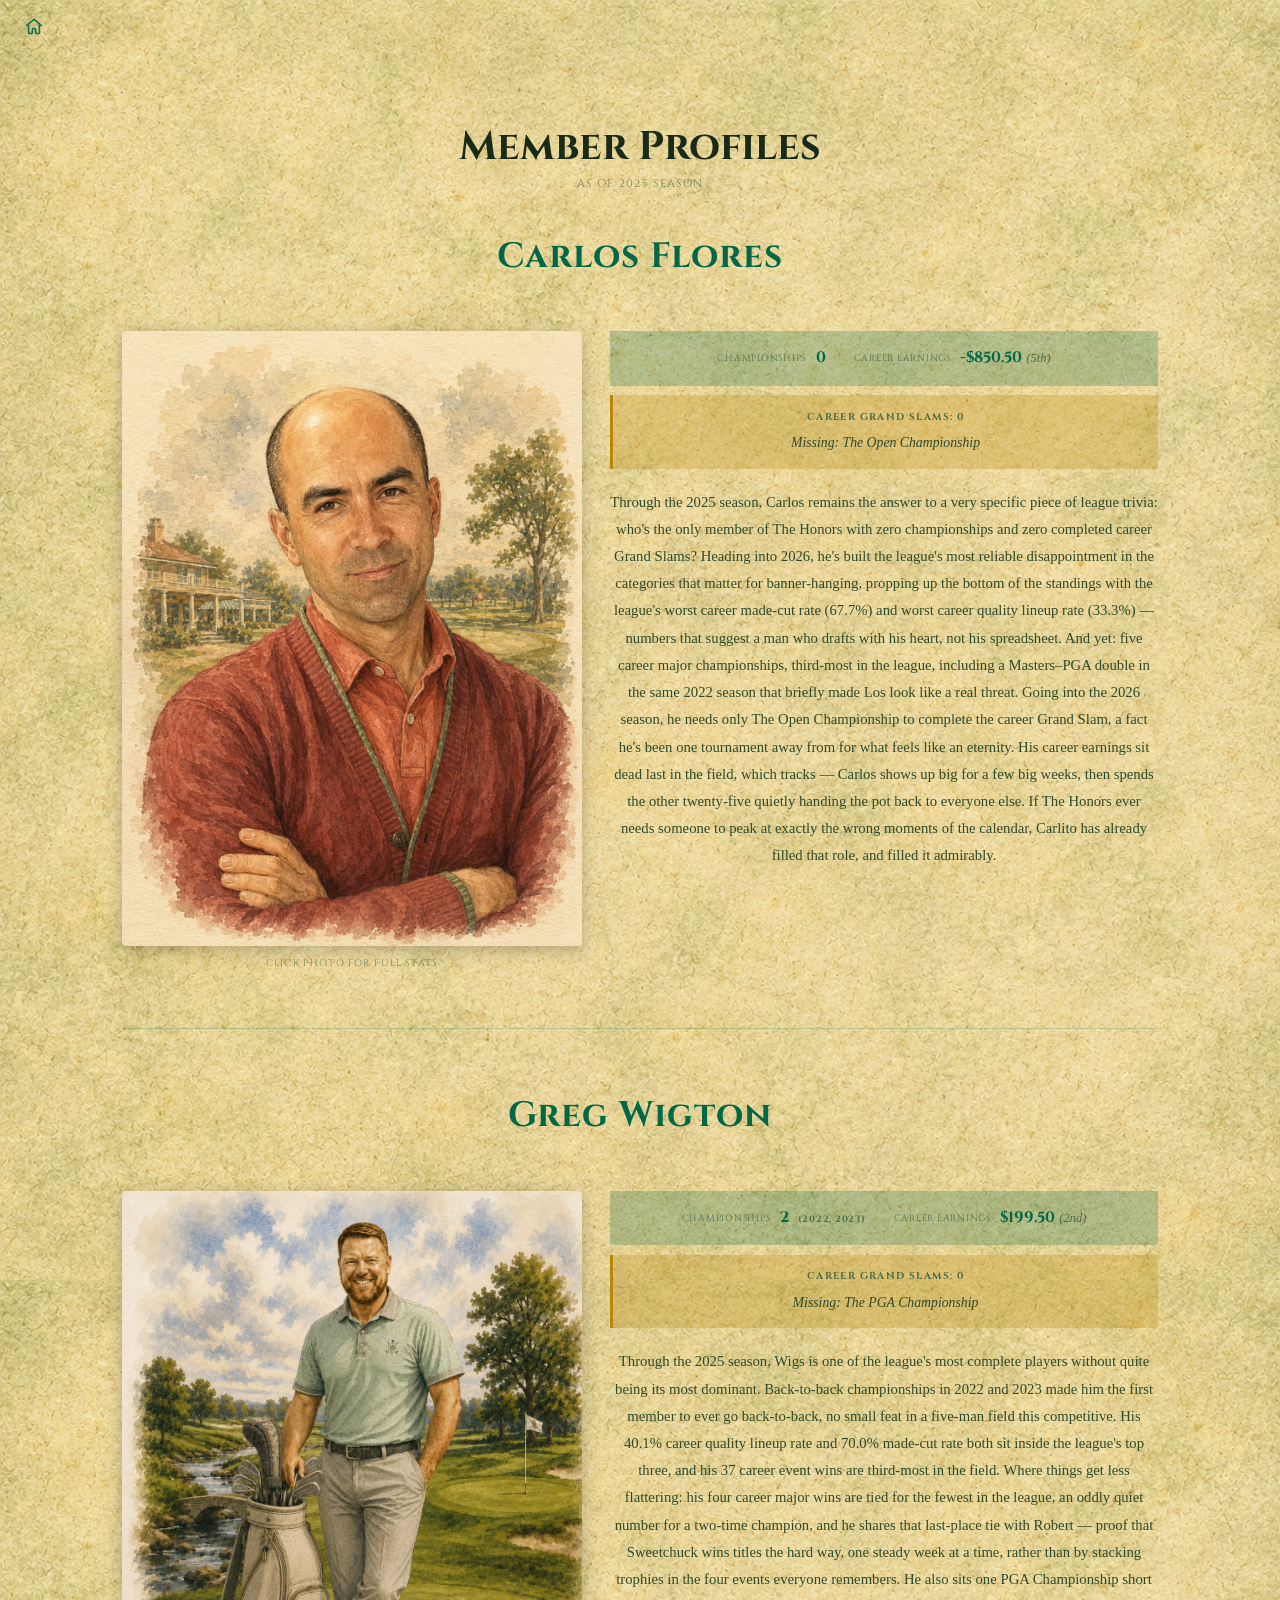
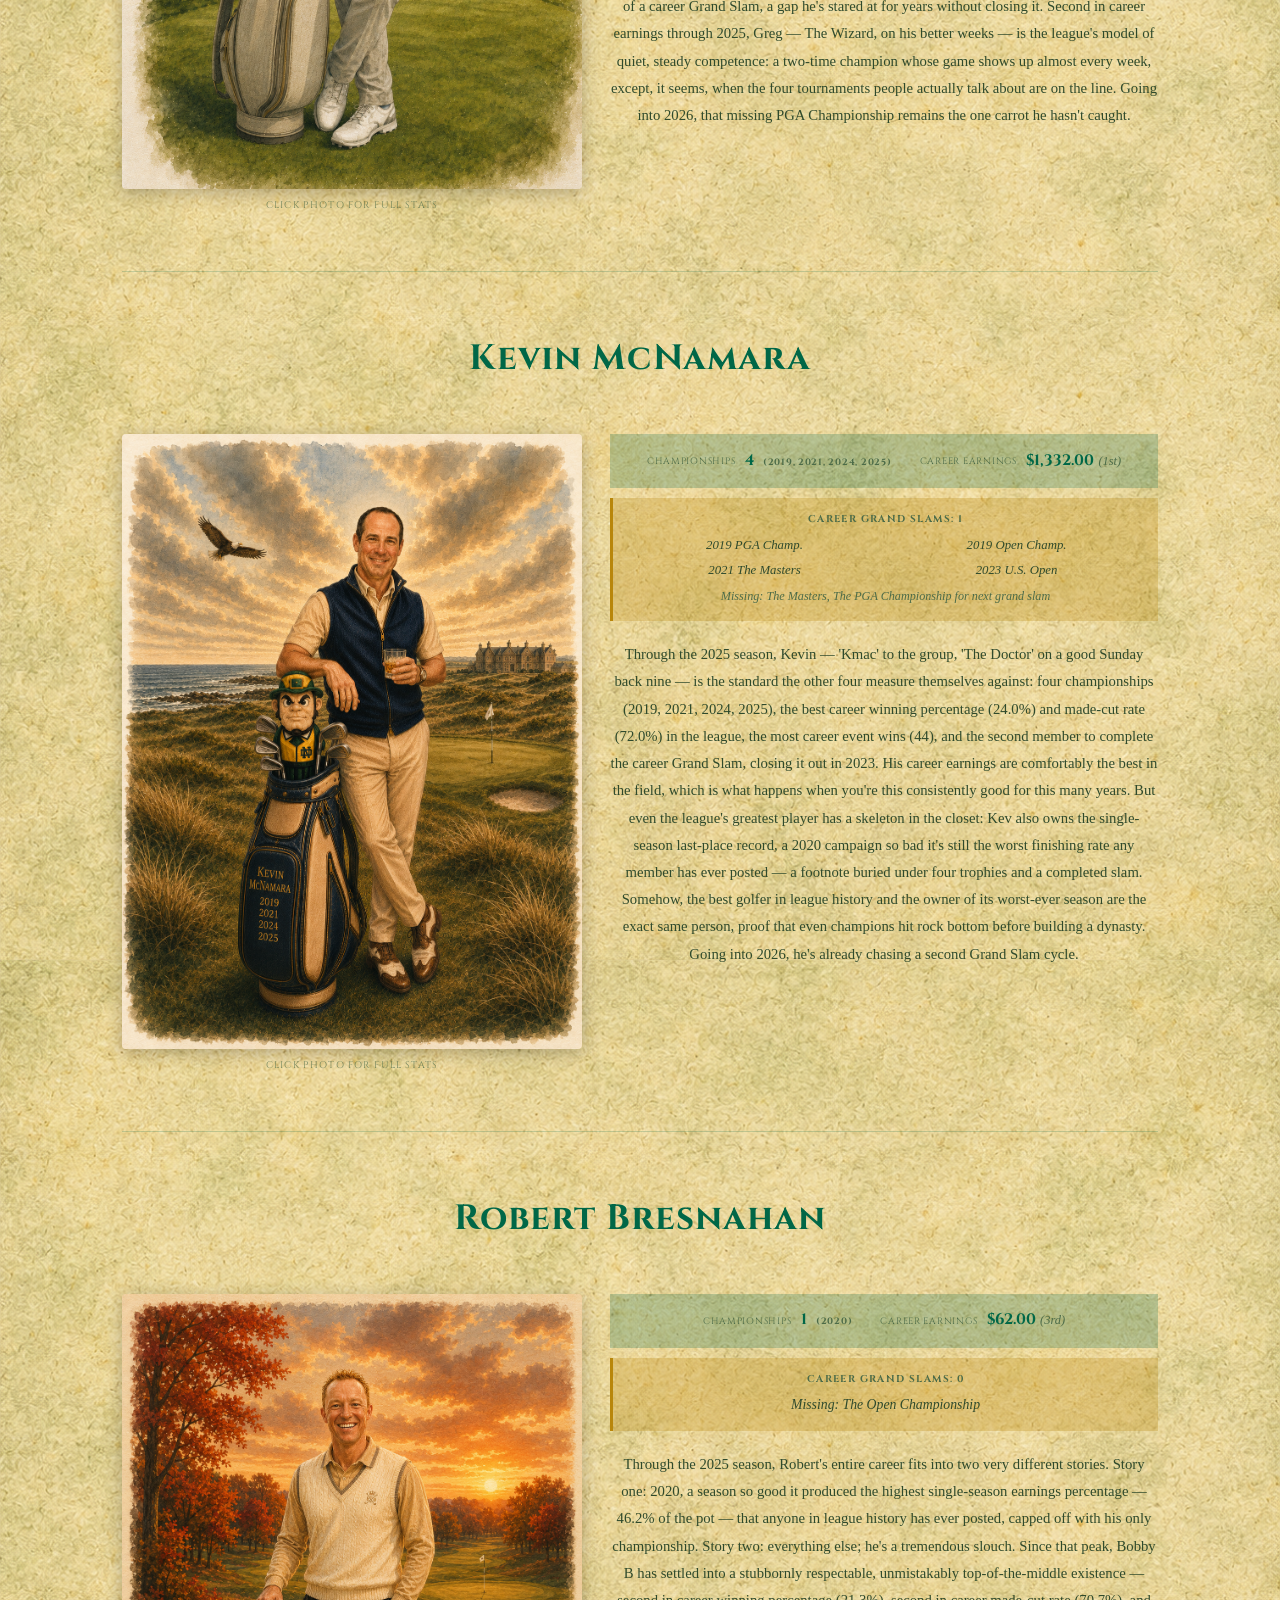
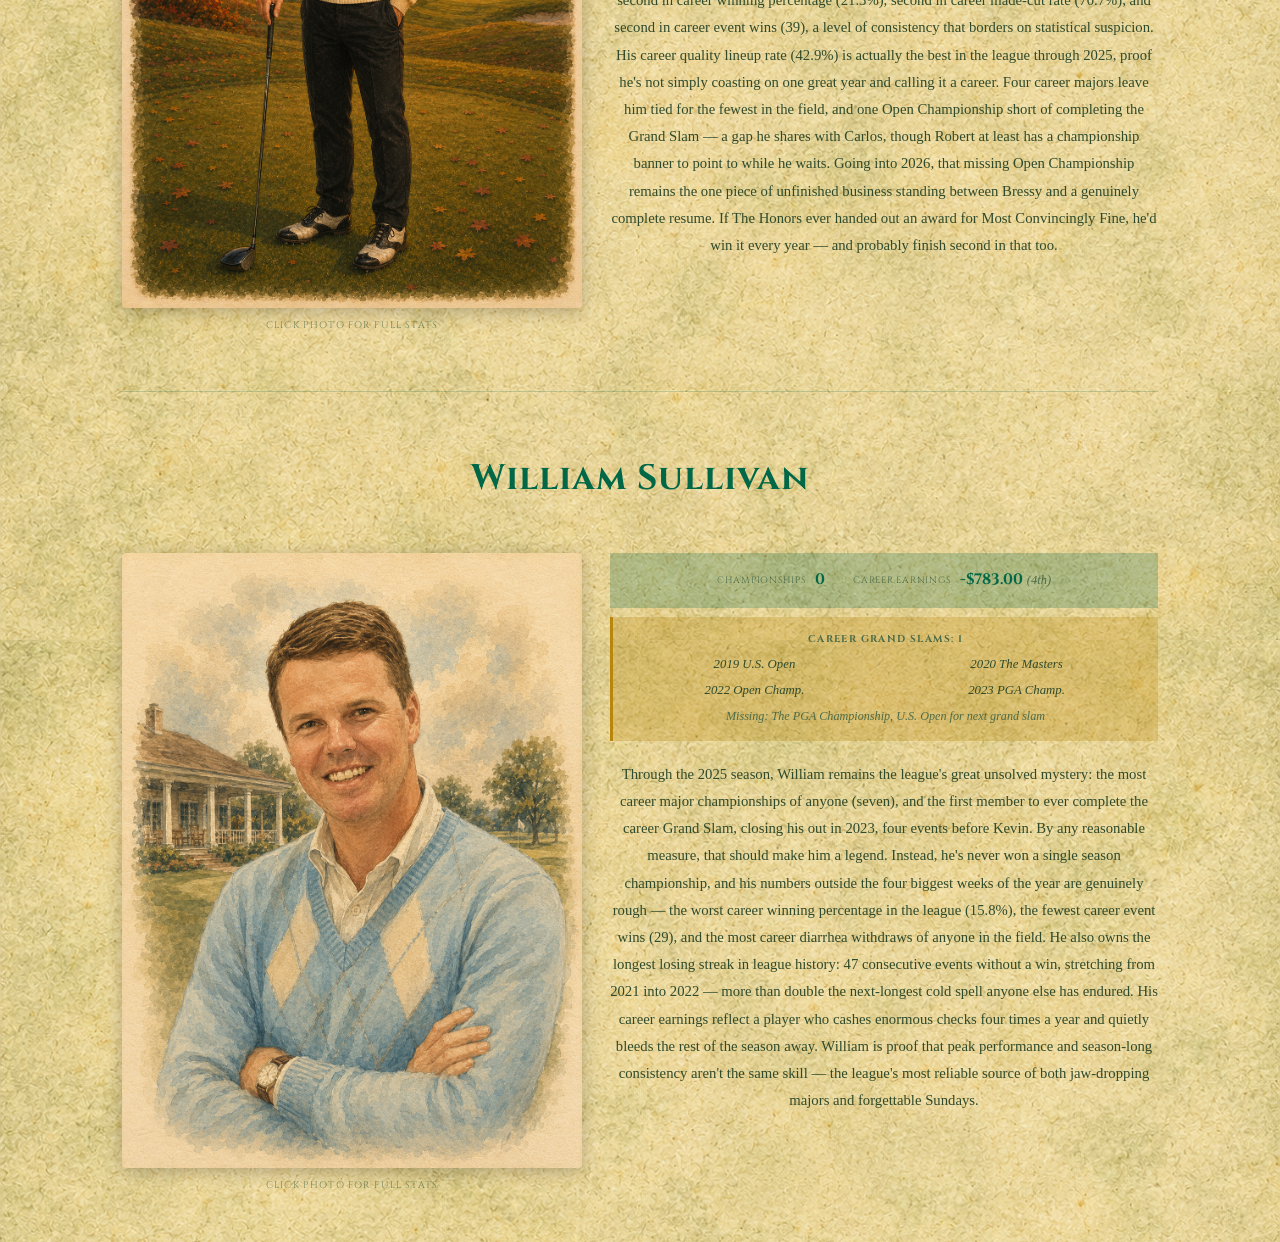
<file: member-profiles.html>
<!DOCTYPE html>
<html lang="en">
<head>
  <meta charset="UTF-8" />
  <meta name="viewport" content="width=device-width, initial-scale=1.0" />
  <title>The Honors — Member Profiles</title>
  <link rel="stylesheet" href="styles.css" />
  <style>
    /* Page-specific: player name colors (not in shared styles.css —
       only weekly-report-template.html had these before now) */
    :root {
      --red:    #a03d2f;
      --green:  #2f6b3a;
      --blue:   #2f5a8a;
      --purple: #6b4a8a;
      --yellow: #9a7d1f;
    }
    .pname-red    { color: var(--red); }
    .pname-green  { color: var(--green); }
    .pname-blue   { color: var(--blue); }
    .pname-purple { color: var(--purple); }
    .pname-yellow { color: var(--yellow); }

    /* All member names use the standard site green — no per-player color on this page */
    .member-name { color: var(--masters-green); }

    /* Page-specific: clearance under the fixed nav (no hero on this page
       to push content down, so the top section needs its own offset) */
    .member-profiles-section { padding-top: 7rem; }

    /* Small-font season label directly under the page title */
    .section-subtitle {
      display: block;
      text-align: center;
      font-family: 'Cinzel', serif;
      font-size: 0.7rem;
      letter-spacing: 0.12em;
      text-transform: uppercase;
      color: var(--ink-light);
      opacity: 0.75;
      margin-top: -0.5rem;
      margin-bottom: 1.5rem;
    }

    /* Page-specific: divider between member cards */
    .member-card + .member-card {
      margin-top: 3.5rem;
      padding-top: 3.5rem;
      border-top: 1px solid rgba(0, 103, 71, 0.2);
    }

    /* Clickable photo, opens the stats modal */
    .member-photo-btn {
      display: block;
      width: 100%;
      max-width: 280px;
      margin: 0 auto;
      background: none;
      border: none;
      padding: 0;
      cursor: pointer;
      transition: transform 0.2s ease, box-shadow 0.2s ease;
    }

    .member-photo-btn img {
      width: 100%;
      height: auto;
      display: block;
      border-radius: 4px;
      box-shadow: 0 4px 18px rgba(0, 0, 0, 0.25);
      transition: box-shadow 0.2s ease;
    }

    @media (min-width: 950px) {
      .member-photo {
        display: flex;
        flex-direction: column;
        height: 100%;
      }

      .member-photo-btn {
        max-width: none;
        flex: 1;
        min-height: 0;
        display: flex;
        align-items: center;
        justify-content: center;
      }

      .member-photo-btn img {
        height: 100%;
        width: 100%;
        object-fit: contain;
      }
    }

    .member-photo-btn:hover,
    .member-photo-btn:focus-visible {
      transform: translateY(-4px);
    }

    .member-photo-btn:hover img,
    .member-photo-btn:focus-visible img {
      box-shadow: 0 10px 26px rgba(0, 0, 0, 0.35);
    }

    .member-photo-btn:focus-visible {
      outline: 2px solid var(--masters-green);
      outline-offset: 4px;
    }

    .member-photo-hint {
      display: block;
      text-align: center;
      font-family: 'Cinzel', serif;
      font-size: 0.6rem;
      letter-spacing: 0.12em;
      text-transform: uppercase;
      color: var(--ink-light);
      opacity: 0.75;
      margin-top: 0.6rem;
    }

    /* Championships + Career Earnings share one lightly-tinted box.
       Height is FIXED, not content-driven: one line on desktop,
       two stacked lines on mobile, always, for every member. */
    .summary-row {
      display: flex;
      flex-wrap: nowrap;
      justify-content: center;
      align-items: center;
      gap: 0.5rem 1.75rem;
      padding: 0 1rem;
      height: 3.4rem;
      background: rgba(0, 103, 71, 0.24);
      margin-bottom: 0.6rem;
      overflow-x: auto;
    }

    .summary-row .summary-item {
      display: flex;
      flex-wrap: nowrap;
      justify-content: center;
      align-items: center;
      gap: 0.4rem 0.6rem;
      white-space: nowrap;
    }

    .summary-row .stat-label {
      font-family: 'Cinzel', serif;
      font-size: 0.58rem;
      letter-spacing: 0.08em;
      text-transform: uppercase;
      color: var(--ink-light);
      white-space: nowrap;
    }

    .summary-row .stat-value {
      font-family: 'Cinzel', serif;
      font-size: 0.95rem;
      letter-spacing: 0;
      font-weight: 700;
      color: var(--masters-green);
      white-space: nowrap;
    }

    .summary-row .stat-value .rank {
      font-family: 'IM Fell English', serif;
      font-style: italic;
      font-weight: 400;
      font-size: 0.78rem;
      color: var(--ink-light);
    }

    .summary-row .stat-value .years {
      font-family: 'Cinzel', serif;
      font-size: 0.58rem;
      font-weight: 700;
      letter-spacing: 0.08em;
      color: var(--ink-light);
      margin-left: 0.3rem;
    }

    @media (max-width: 949px) {
      .summary-row {
        height: 5.6rem;
        flex-direction: column;
        flex-wrap: nowrap;
        justify-content: center;
        gap: 0.35rem;
        padding: 0.5rem 1rem;
      }

      .summary-row .summary-item {
        width: 100%;
        overflow-x: auto;
      }
    }

    /* Page-specific: lighter Grand Slam box than the shared styles.css default.
       Every player gets a "Career Grand Slams: #" header. Below that:
       zero slams -> one missing-majors line. one slam -> 2x2 grid of the
       completed slam, then a line naming what's left for the next one. */
    .grand-slam-row {
      background: rgba(184, 134, 11, 0.28);
      flex-direction: column;
      align-items: stretch;
      justify-content: center;
      text-align: center;
      gap: 0.3rem;
    }

    .gs-count {
      font-family: 'Cinzel', serif;
      font-size: 0.62rem;
      font-weight: 700;
      letter-spacing: 0.14em;
      text-transform: uppercase;
      color: var(--ink-light);
      text-align: center;
    }

    .gs-missing,
    .gs-next-missing {
      font-family: 'IM Fell English', serif;
      font-style: italic;
      font-size: 0.86rem;
      color: var(--ink-mid);
      text-align: center;
    }

    .gs-next-missing {
      font-size: 0.76rem;
      color: var(--ink-light);
    }

    .gs-grid {
      display: grid;
      grid-template-columns: 1fr 1fr;
      gap: 0.2rem 0.7rem;
    }

    .gs-cell {
      font-family: 'IM Fell English', serif;
      font-style: italic;
      font-size: 0.8rem;
      color: var(--ink-mid);
      text-align: center;
      white-space: nowrap;
      overflow-x: auto;
    }

    @media (max-width: 949px) {
      .gs-cell { font-size: 0.72rem; }
    }

    .member-narrative {
      font-size: 0.92rem;
    }

    /* ============= MODAL ============= */
    .modal-overlay {
      position: fixed;
      inset: 0;
      background: rgba(12, 22, 14, 0.6);
      backdrop-filter: blur(6px);
      -webkit-backdrop-filter: blur(6px);
      display: flex;
      align-items: center;
      justify-content: center;
      padding: 24px;
      opacity: 0;
      pointer-events: none;
      transition: opacity 0.25s ease;
      z-index: 1000;
    }

    .modal-overlay.active {
      opacity: 1;
      pointer-events: auto;
    }

    .modal-card {
      position: relative;
      width: 100%;
      max-width: 420px;
      max-height: 88vh;
      overflow-y: auto;
      background: #fbf6e9;
      border-radius: 16px;
      box-shadow: 0 24px 60px rgba(0,0,0,0.35), 0 2px 0 var(--masters-green) inset;
      padding: 32px 28px 28px;
      text-align: center;
      transform: translateY(16px) scale(0.96);
      opacity: 0;
      transition: transform 0.28s cubic-bezier(0.2, 0.8, 0.3, 1), opacity 0.22s ease;
    }

    .modal-overlay.active .modal-card {
      transform: translateY(0) scale(1);
      opacity: 1;
    }

    .modal-close {
      position: absolute;
      top: 14px;
      right: 14px;
      width: 32px;
      height: 32px;
      border-radius: 50%;
      border: none;
      background: transparent;
      color: var(--ink-light);
      font-family: 'Cinzel', serif;
      font-size: 18px;
      line-height: 1;
      cursor: pointer;
      display: flex;
      align-items: center;
      justify-content: center;
      transition: background 0.15s ease, color 0.15s ease;
    }

    .modal-close:hover {
      background: rgba(0, 103, 71, 0.1);
      color: var(--masters-green);
    }

    .modal-badge {
      font-family: 'Cinzel', serif;
      font-size: 11px;
      font-weight: 700;
      letter-spacing: 2.5px;
      text-transform: uppercase;
      color: var(--masters-green);
      margin-bottom: 4px;
    }

    .modal-name {
      font-family: 'Cinzel', serif;
      font-weight: 700;
      font-size: 24px;
      color: var(--ink);
      margin-bottom: 22px;
    }

    .modal-stats {
      display: grid;
      grid-template-columns: 1fr 1fr;
      gap: 18px 28px;
      border-top: 1px solid rgba(0, 103, 71, 0.18);
      padding-top: 20px;
    }

    .modal-stat {
      display: flex;
      flex-direction: column;
      align-items: center;
      gap: 5px;
    }

    .modal-stat-label {
      font-family: 'Cinzel', serif;
      font-size: 11px;
      letter-spacing: 1px;
      text-transform: uppercase;
      color: var(--ink-light);
    }

    .modal-stat-value {
      font-family: 'Cinzel', serif;
      font-weight: 700;
      font-size: 17px;
      color: var(--ink);
    }

    .modal-stat-value .rank {
      font-family: 'IM Fell English', serif;
      font-style: italic;
      font-weight: 400;
      font-size: 15px;
      color: var(--ink-light);
    }

    @media (max-width: 480px) {
      .modal-card { padding: 26px 20px 22px; }
      .modal-name { font-size: 20px; }
    }
  </style>
</head>
<body>

  <nav class="site-nav" id="site-nav">
    <a class="nav-home" href="index.html" aria-label="The Honors home">
      <svg viewBox="0 0 24 24" fill="none" stroke="currentColor" stroke-width="2" stroke-linecap="round" stroke-linejoin="round">
        <path d="M3 11.5 12 4l9 7.5" />
        <path d="M5.5 9.5V20a1 1 0 0 0 1 1H9a1 1 0 0 0 1-1v-4a1 1 0 0 1 1-1h2a1 1 0 0 1 1 1v4a1 1 0 0 0 1 1h2.5a1 1 0 0 0 1-1V9.5" />
      </svg>
    </a>
  </nav>

  <section class="scroll-spacer member-profiles-section" id="member-profiles">
    <h2 class="section-header" style="opacity:1;">Member Profiles</h2>
    <span class="section-subtitle">As of 2025 Season</span>

    <!-- ============= CARLOS FLORES ============= -->
    <div class="member-card">
      <h3 class="member-name">Carlos Flores</h3>

      <div class="member-card-row">
        <div class="member-photo">
          <button class="member-photo-btn" data-member="carlos" aria-label="View Carlos Flores full career stats">
            <img src="images/Current/Carlos-00.png" alt="Carlos Flores" />
          </button>
          <span class="member-photo-hint">Click photo for full stats</span>
        </div>

        <div class="member-content">
          <div class="summary-row">
            <div class="summary-item">
              <span class="stat-label">Championships</span>
              <span class="stat-value">0</span>
            </div>
            <div class="summary-item">
              <span class="stat-label">Career Earnings</span>
              <span class="stat-value">-$850.50 <span class="rank">(5th)</span></span>
            </div>
          </div>

          <div class="grand-slam-row">
            <div class="gs-count">Career Grand Slams: 0</div>
            <div class="gs-missing">Missing: The Open Championship</div>
          </div>

          <p class="member-narrative">Through the 2025 season, Carlos remains the answer to a very specific piece of league trivia: who's the only member of The Honors with zero championships and zero completed career Grand Slams? Heading into 2026, he's built the league's most reliable disappointment in the categories that matter for banner-hanging, propping up the bottom of the standings with the league's worst career made-cut rate (67.7%) and worst career quality lineup rate (33.3%) — numbers that suggest a man who drafts with his heart, not his spreadsheet. And yet: five career major championships, third-most in the league, including a Masters–PGA double in the same 2022 season that briefly made Los look like a real threat. Going into the 2026 season, he needs only The Open Championship to complete the career Grand Slam, a fact he's been one tournament away from for what feels like an eternity. His career earnings sit dead last in the field, which tracks — Carlos shows up big for a few big weeks, then spends the other twenty-five quietly handing the pot back to everyone else. If The Honors ever needs someone to peak at exactly the wrong moments of the calendar, Carlito has already filled that role, and filled it admirably.</p>
        </div>
      </div>
    </div>

    <!-- ============= GREG WIGTON ============= -->
    <div class="member-card">
      <h3 class="member-name">Greg Wigton</h3>

      <div class="member-card-row">
        <div class="member-photo">
          <button class="member-photo-btn" data-member="greg" aria-label="View Greg Wigton full career stats">
            <img src="images/Current/Greg-02.png" alt="Greg Wigton" />
          </button>
          <span class="member-photo-hint">Click photo for full stats</span>
        </div>

        <div class="member-content">
          <div class="summary-row">
            <div class="summary-item">
              <span class="stat-label">Championships</span>
              <span class="stat-value">2 <span class="years">(2022, 2023)</span></span>
            </div>
            <div class="summary-item">
              <span class="stat-label">Career Earnings</span>
              <span class="stat-value">$199.50 <span class="rank">(2nd)</span></span>
            </div>
          </div>

          <div class="grand-slam-row">
            <div class="gs-count">Career Grand Slams: 0</div>
            <div class="gs-missing">Missing: The PGA Championship</div>
          </div>

          <p class="member-narrative">Through the 2025 season, Wigs is one of the league's most complete players without quite being its most dominant. Back-to-back championships in 2022 and 2023 made him the first member to ever go back-to-back, no small feat in a five-man field this competitive. His 40.1% career quality lineup rate and 70.0% made-cut rate both sit inside the league's top three, and his 37 career event wins are third-most in the field. Where things get less flattering: his four career major wins are tied for the fewest in the league, an oddly quiet number for a two-time champion, and he shares that last-place tie with Robert — proof that Sweetchuck wins titles the hard way, one steady week at a time, rather than by stacking trophies in the four events everyone remembers. He also sits one PGA Championship short of a career Grand Slam, a gap he's stared at for years without closing it. Second in career earnings through 2025, Greg — The Wizard, on his better weeks — is the league's model of quiet, steady competence: a two-time champion whose game shows up almost every week, except, it seems, when the four tournaments people actually talk about are on the line. Going into 2026, that missing PGA Championship remains the one carrot he hasn't caught.</p>
        </div>
      </div>
    </div>

    <!-- ============= KEVIN MCNAMARA ============= -->
    <div class="member-card">
      <h3 class="member-name">Kevin McNamara</h3>

      <div class="member-card-row">
        <div class="member-photo">
          <button class="member-photo-btn" data-member="kevin" aria-label="View Kevin McNamara full career stats">
            <img src="images/Current/Kevin-04.png" alt="Kevin McNamara" />
          </button>
          <span class="member-photo-hint">Click photo for full stats</span>
        </div>

        <div class="member-content">
          <div class="summary-row">
            <div class="summary-item">
              <span class="stat-label">Championships</span>
              <span class="stat-value">4 <span class="years">(2019, 2021, 2024, 2025)</span></span>
            </div>
            <div class="summary-item">
              <span class="stat-label">Career Earnings</span>
              <span class="stat-value">$1,332.00 <span class="rank">(1st)</span></span>
            </div>
          </div>

          <div class="grand-slam-row grand-slam-row--complete">
            <div class="gs-count">Career Grand Slams: 1</div>
            <div class="gs-grid">
              <div class="gs-cell">2019 PGA Champ.</div>
              <div class="gs-cell">2019 Open Champ.</div>
              <div class="gs-cell">2021 The Masters</div>
              <div class="gs-cell">2023 U.S. Open</div>
            </div>
            <div class="gs-next-missing">Missing: The Masters, The PGA Championship for next grand slam</div>
          </div>

          <p class="member-narrative">Through the 2025 season, Kevin — 'Kmac' to the group, 'The Doctor' on a good Sunday back nine — is the standard the other four measure themselves against: four championships (2019, 2021, 2024, 2025), the best career winning percentage (24.0%) and made-cut rate (72.0%) in the league, the most career event wins (44), and the second member to complete the career Grand Slam, closing it out in 2023. His career earnings are comfortably the best in the field, which is what happens when you're this consistently good for this many years. But even the league's greatest player has a skeleton in the closet: Kev also owns the single-season last-place record, a 2020 campaign so bad it's still the worst finishing rate any member has ever posted — a footnote buried under four trophies and a completed slam. Somehow, the best golfer in league history and the owner of its worst-ever season are the exact same person, proof that even champions hit rock bottom before building a dynasty. Going into 2026, he's already chasing a second Grand Slam cycle.</p>
        </div>
      </div>
    </div>

    <!-- ============= ROBERT BRESNAHAN ============= -->
    <div class="member-card">
      <h3 class="member-name">Robert Bresnahan</h3>

      <div class="member-card-row">
        <div class="member-photo">
          <button class="member-photo-btn" data-member="robert" aria-label="View Robert Bresnahan full career stats">
            <img src="images/Current/Robert-01.png" alt="Robert Bresnahan" />
          </button>
          <span class="member-photo-hint">Click photo for full stats</span>
        </div>

        <div class="member-content">
          <div class="summary-row">
            <div class="summary-item">
              <span class="stat-label">Championships</span>
              <span class="stat-value">1 <span class="years">(2020)</span></span>
            </div>
            <div class="summary-item">
              <span class="stat-label">Career Earnings</span>
              <span class="stat-value">$62.00 <span class="rank">(3rd)</span></span>
            </div>
          </div>

          <div class="grand-slam-row">
            <div class="gs-count">Career Grand Slams: 0</div>
            <div class="gs-missing">Missing: The Open Championship</div>
          </div>

          <p class="member-narrative">Through the 2025 season, Robert's entire career fits into two very different stories. Story one: 2020, a season so good it produced the highest single-season earnings percentage — 46.2% of the pot — that anyone in league history has ever posted, capped off with his only championship. Story two: everything else; he's a tremendous slouch. Since that peak, Bobby B has settled into a stubbornly respectable, unmistakably top-of-the-middle existence — second in career winning percentage (21.3%), second in career made-cut rate (70.7%), and second in career event wins (39), a level of consistency that borders on statistical suspicion. His career quality lineup rate (42.9%) is actually the best in the league through 2025, proof he's not simply coasting on one great year and calling it a career. Four career majors leave him tied for the fewest in the field, and one Open Championship short of completing the Grand Slam — a gap he shares with Carlos, though Robert at least has a championship banner to point to while he waits. Going into 2026, that missing Open Championship remains the one piece of unfinished business standing between Bressy and a genuinely complete resume. If The Honors ever handed out an award for Most Convincingly Fine, he'd win it every year — and probably finish second in that too.</p>
        </div>
      </div>
    </div>

    <!-- ============= WILLIAM SULLIVAN ============= -->
    <div class="member-card">
      <h3 class="member-name">William Sullivan</h3>

      <div class="member-card-row">
        <div class="member-photo">
          <button class="member-photo-btn" data-member="william" aria-label="View William Sullivan full career stats">
            <img src="images/Current/William-00.png" alt="William Sullivan" />
          </button>
          <span class="member-photo-hint">Click photo for full stats</span>
        </div>

        <div class="member-content">
          <div class="summary-row">
            <div class="summary-item">
              <span class="stat-label">Championships</span>
              <span class="stat-value">0</span>
            </div>
            <div class="summary-item">
              <span class="stat-label">Career Earnings</span>
              <span class="stat-value">-$783.00 <span class="rank">(4th)</span></span>
            </div>
          </div>

          <div class="grand-slam-row grand-slam-row--complete">
            <div class="gs-count">Career Grand Slams: 1</div>
            <div class="gs-grid">
              <div class="gs-cell">2019 U.S. Open</div>
              <div class="gs-cell">2020 The Masters</div>
              <div class="gs-cell">2022 Open Champ.</div>
              <div class="gs-cell">2023 PGA Champ.</div>
            </div>
            <div class="gs-next-missing">Missing: The PGA Championship, U.S. Open for next grand slam</div>
          </div>

          <p class="member-narrative">Through the 2025 season, William remains the league's great unsolved mystery: the most career major championships of anyone (seven), and the first member to ever complete the career Grand Slam, closing his out in 2023, four events before Kevin. By any reasonable measure, that should make him a legend. Instead, he's never won a single season championship, and his numbers outside the four biggest weeks of the year are genuinely rough — the worst career winning percentage in the league (15.8%), the fewest career event wins (29), and the most career diarrhea withdraws of anyone in the field. He also owns the longest losing streak in league history: 47 consecutive events without a win, stretching from 2021 into 2022 — more than double the next-longest cold spell anyone else has endured. His career earnings reflect a player who cashes enormous checks four times a year and quietly bleeds the rest of the season away. William is proof that peak performance and season-long consistency aren't the same skill — the league's most reliable source of both jaw-dropping majors and forgettable Sundays.</p>
        </div>
      </div>
    </div>

  </section>

  <!-- ============= STAT MODAL ============= -->
  <div class="modal-overlay" id="statModal" aria-hidden="true">
    <div class="modal-card" role="dialog" aria-modal="true" aria-labelledby="modalName">
      <button class="modal-close" id="modalClose" aria-label="Close">&times;</button>
      <div class="modal-badge">Career Stats</div>
      <div class="modal-name" id="modalName"></div>
      <div class="modal-stats">
        <div class="modal-stat">
          <span class="modal-stat-label">Career Winning</span>
          <span class="modal-stat-value" id="statWin"></span>
        </div>
        <div class="modal-stat">
          <span class="modal-stat-label">Career Made Cut</span>
          <span class="modal-stat-value" id="statMC"></span>
        </div>
        <div class="modal-stat">
          <span class="modal-stat-label">Career Quality Lineup</span>
          <span class="modal-stat-value" id="statQuality"></span>
        </div>
        <div class="modal-stat">
          <span class="modal-stat-label">Diarrhea Withdraws</span>
          <span class="modal-stat-value" id="statWP"></span>
        </div>
        <div class="modal-stat">
          <span class="modal-stat-label">Events Won</span>
          <span class="modal-stat-value" id="statEvents"></span>
        </div>
        <div class="modal-stat">
          <span class="modal-stat-label">Majors Won</span>
          <span class="modal-stat-value" id="statMajors"></span>
        </div>
      </div>
    </div>
  </div>

  <script>
    // All rankings are out of 5 members, highest raw value = 1st,
    // computed from Core_Data_AI.csv career totals (2019 through the
    // current in-progress season).
    const MEMBERS = {
      carlos: {
        name: "Carlos Flores",
        win:     "17.5% (4th)",
        mc:      "66.9% (5th)",
        quality: "35.7% (5th)",
        wp:      "14 (2nd)",
        events:  "37 (4th)",
        majors:  "6 (T-2nd)"
      },
      greg: {
        name: "Greg Wigton",
        win:     "20.8% (2nd)",
        mc:      "69.1% (2nd)",
        quality: "42.9% (1st)",
        wp:      "9 (T-5th)",
        events:  "44 (2nd)",
        majors:  "5 (T-4th)"
      },
      kevin: {
        name: "Kevin McNamara",
        win:     "21.2% (1st)",
        mc:      "69.9% (1st)",
        quality: "40.5% (3rd)",
        wp:      "9 (T-5th)",
        events:  "45 (1st)",
        majors:  "6 (T-2nd)"
      },
      robert: {
        name: "Robert Bresnahan",
        win:     "20.3% (3rd)",
        mc:      "69.0% (3rd)",
        quality: "41.7% (2nd)",
        wp:      "13 (3rd)",
        events:  "43 (3rd)",
        majors:  "5 (T-4th)"
      },
      william: {
        name: "William Sullivan",
        win:     "16.5% (5th)",
        mc:      "68.2% (4th)",
        quality: "36.3% (4th)",
        wp:      "16 (1st)",
        events:  "35 (5th)",
        majors:  "7 (1st)"
      }
    };

    function wrapRank(str) {
      // splits "17.5% (4th)" into value + styled rank span
      const m = str.match(/^(.+?)\s*\((.+)\)$/);
      if (!m) return str;
      return `${m[1]} <span class="rank">(${m[2]})</span>`;
    }

    const overlay  = document.getElementById('statModal');
    const closeBtn = document.getElementById('modalClose');
    let lastFocused = null;

    function openModal(key) {
      const m = MEMBERS[key];
      if (!m) return;
      document.getElementById('modalName').textContent = m.name;
      document.getElementById('statWin').innerHTML     = wrapRank(m.win);
      document.getElementById('statMC').innerHTML      = wrapRank(m.mc);
      document.getElementById('statQuality').innerHTML = wrapRank(m.quality);
      document.getElementById('statWP').innerHTML      = wrapRank(m.wp);
      document.getElementById('statEvents').innerHTML  = wrapRank(m.events);
      document.getElementById('statMajors').innerHTML  = wrapRank(m.majors);

      lastFocused = document.activeElement;
      overlay.classList.add('active');
      overlay.setAttribute('aria-hidden', 'false');
      closeBtn.focus();
      document.body.style.overflow = 'hidden';
    }

    function closeModal() {
      overlay.classList.remove('active');
      overlay.setAttribute('aria-hidden', 'true');
      document.body.style.overflow = '';
      if (lastFocused) lastFocused.focus();
    }

    document.querySelectorAll('.member-photo-btn').forEach(btn => {
      btn.addEventListener('click', () => openModal(btn.getAttribute('data-member')));
    });

    closeBtn.addEventListener('click', closeModal);
    overlay.addEventListener('click', e => { if (e.target === overlay) closeModal(); });
    document.addEventListener('keydown', e => {
      if (e.key === 'Escape' && overlay.classList.contains('active')) closeModal();
    });
  </script>

</body>
</html>
</file>
<file: styles.css>
/* ============================================
   THE HONORS — Fantasy Golf League
   Starting point: hero + fixed nav + scroll mechanics
   (Placeholder visuals — swap images when assets exist)
============================================ */

@import url('https://fonts.googleapis.com/css2?family=IM+Fell+English:ital@0;1&family=Cinzel:wght@400;700;900&display=swap');

*, *::before, *::after {
  box-sizing: border-box;
  margin: 0;
  padding: 0;
}

:root {
  --parchment: #f2e4c4;
  --ink: #1a2a18;
  --ink-mid: #2f4a2c;
  --ink-light: #4c6b48;
  --deco-green: #1a6b3a;
  --masters-green: #006747;
  --deco-gold: #b8860b;
}

html { scroll-behavior: smooth; }

body {
  background-color: var(--parchment);
  background-image: url('images/background.png');
  background-repeat: repeat-y;
  background-size: 100% auto;
  background-position: top center;
  color: var(--ink);
  font-family: 'IM Fell English', Georgia, serif;
  font-size: 17px;
  line-height: 1.75;
  overflow-x: hidden;
}

/* Landing page (index.html) only — hero fills the viewport and nothing
   scrolls. Other pages that share this stylesheet (member profiles,
   record books, etc.) do NOT get this class and scroll normally. */
body.landing-page {
  height: 100vh;
  overflow: hidden;
}

/* ============================================
   FIXED TOP NAV
   Stays pinned above everything, including hero.
============================================ */
.site-nav {
  position: fixed;
  top: 0;
  left: 0;
  width: 100%;
  z-index: 100;
  display: flex;
  justify-content: space-between;
  align-items: center;
  padding: 1rem 1.5rem;
  background: rgba(26, 42, 24, 0.0);
  transition: background 0.3s ease, padding 0.3s ease;
}

.nav-home {
  display: flex;
  align-items: center;
  color: var(--masters-green);
  flex-shrink: 0;
  opacity: 0.9;
  transition: opacity 0.2s ease;
}

.nav-home:hover { opacity: 1; }

.nav-home svg {
  width: 20px;
  height: 20px;
  display: block;
}

.site-nav.scrolled {
  padding: 0.65rem 1.5rem;
  background: rgba(26, 42, 24, 0.85);
  backdrop-filter: blur(4px);
}

.site-nav.scrolled a,
.site-nav.scrolled .nav-home {
  color: var(--parchment);
}

.site-nav-links {
  display: flex;
  flex: 1;
  justify-content: center;
  gap: clamp(1rem, 4vw, 3rem);
}

/* Hamburger button — hidden on desktop, shown only on mobile (see breakpoint below) */
.nav-toggle {
  display: none;
  flex-direction: column;
  justify-content: center;
  gap: 5px;
  background: none;
  border: none;
  cursor: pointer;
  padding: 0.5rem;
  z-index: 101;
}

.nav-toggle span {
  display: block;
  width: 24px;
  height: 2px;
  background: var(--masters-green);
  transition: transform 0.25s ease, opacity 0.25s ease;
}

/* Turns the three bars into an X when the menu is open */
.nav-toggle.open span:nth-child(1) { transform: translateY(7px) rotate(45deg); }
.nav-toggle.open span:nth-child(2) { opacity: 0; }
.nav-toggle.open span:nth-child(3) { transform: translateY(-7px) rotate(-45deg); }

.site-nav a {
  font-family: 'Cinzel', serif;
  font-size: clamp(0.65rem, 1.4vw, 0.8rem);
  font-weight: 700;
  letter-spacing: 0.15em;
  text-transform: uppercase;
  color: var(--masters-green);
  text-decoration: none;
  white-space: nowrap;
  opacity: 0.9;
  transition: opacity 0.2s ease;
}

.site-nav .nav-disabled {
  font-family: 'Cinzel', serif;
  font-size: clamp(0.65rem, 1.4vw, 0.8rem);
  font-weight: 700;
  letter-spacing: 0.15em;
  text-transform: uppercase;
  color: var(--masters-green);
  white-space: nowrap;
  opacity: 0.45;
  cursor: default;
}

.site-nav a:hover { opacity: 1; }

/* ============================================
   HERO SECTION
   Fixed background fades out on scroll, logo drifts/fades.
   Mechanics copied from football site, swap images later.
============================================ */
.hero {
  position: relative;
  width: 100%;
  aspect-ratio: 1536 / 1024;
  max-height: 100vh;
}

.hero-bg {
  position: fixed;
  top: 0;
  left: 0;
  width: 100%;
  aspect-ratio: 1536 / 1024;
  max-height: 100vh;
  background-image: url('images/hero.png');
  background-color: var(--ink-mid); /* visible placeholder until image exists */
  background-size: cover;
  background-position: center center;
  background-repeat: no-repeat;
  z-index: 5;
  will-change: opacity;
}

/* logo.png — acts exactly like the football site's logo.png:
   fades AND drifts downward independently as you scroll. */
.hero-logo-img {
  position: absolute;
  top: 10%;
  left: 50%;
  transform: translateX(-50%);
  width: clamp(100px, 20vw, 380px);
  height: auto;
  z-index: 11;
  will-change: transform, opacity;
}

.hero-logo-placeholder {
  position: absolute;
  top: 10%;
  left: 50%;
  transform: translateX(-50%);
  width: clamp(100px, 20vw, 380px);
  aspect-ratio: 1 / 1;
  display: flex;
  align-items: center;
  justify-content: center;
  background: rgba(242, 228, 196, 0.15);
  border: 2px dashed var(--deco-gold);
  font-family: 'Cinzel', serif;
  font-size: 0.75rem;
  letter-spacing: 0.1em;
  text-transform: uppercase;
  color: var(--parchment);
  text-align: center;
  z-index: 11;
  will-change: transform, opacity;
}

/* ============================================
   HERO FADE SPACER
   Invisible block sized in JS to match the logo's
   fade-out scroll distance, so the next section can't
   appear on screen until the logo has fully faded.
============================================ */
.hero-fade-spacer {
  position: relative;
  z-index: 1;
  width: 100%;
}

/* ============================================
   SECTION HEADERS
   Fade in from 0 to full opacity as they travel
   from the bottom of the viewport to its vertical center.
============================================ */
.section-header {
  opacity: 0;
  will-change: opacity;
}

@media (prefers-reduced-motion: reduce) {
  .section-header { opacity: 1; transition: none; }
}

/* ============================================
   MEMBER PROFILE CARD
============================================ */
.member-profiles-section {
  text-align: left;
  max-width: 1100px;
  margin: 0 auto;
  min-height: auto;
  padding: 3rem 1.5rem 4rem;
}

.member-profiles-section .section-header {
  text-align: center;
}

.member-card {
  display: flex;
  flex-direction: column;
  gap: 1.25rem;
  margin-top: 2rem;
}

.member-card-row {
  display: flex;
  flex-direction: column;
  gap: 1.75rem;
}

.member-photo {
  width: 100%;
  max-width: 280px;
  margin: 0 auto;
}

.member-photo img {
  width: 100%;
  height: auto;
  display: block;
  border-radius: 4px;
  box-shadow: 0 4px 18px rgba(0, 0, 0, 0.25);
}

.member-name {
  font-family: 'Cinzel', serif;
  font-size: clamp(1.5rem, 4vw, 2.2rem);
  font-weight: 700;
  color: var(--ink);
  text-align: center;
  letter-spacing: 0.03em;
  margin-bottom: 1.5rem;
}

/* Stat tables — grid instead of football's single flex-row,
   since 10 stats total won't fit one row cleanly */
.stat-table {
  display: grid;
  grid-template-columns: repeat(auto-fit, minmax(140px, 1fr));
  gap: 1px;
  background: rgba(0, 103, 71, 0.25);
  border: 1px solid rgba(0, 103, 71, 0.3);
  margin-bottom: 1rem;
}

.stat-cell {
  display: flex;
  flex-direction: column;
  gap: 0.3rem;
  background: rgba(0, 103, 71, 0.08);
  padding: 0.85rem 1rem;
}

.stat-cell .stat-label {
  font-family: 'Cinzel', serif;
  font-size: 0.62rem;
  letter-spacing: 0.12em;
  text-transform: uppercase;
  color: var(--ink-light);
}

.stat-cell .stat-value {
  font-family: 'Cinzel', serif;
  font-size: 1.3rem;
  font-weight: 700;
  color: var(--masters-green);
}

/* Grand Slam — own row, since "N/A — missing: X, Y" runs longer than a stat cell */
.grand-slam-row {
  display: flex;
  flex-wrap: wrap;
  align-items: baseline;
  gap: 0.6rem;
  padding: 0.85rem 1rem;
  background: rgba(184, 134, 11, 0.1);
  border-left: 3px solid var(--deco-gold);
  margin-bottom: 1.25rem;
}

.grand-slam-row .stat-label {
  font-family: 'Cinzel', serif;
  font-size: 0.62rem;
  letter-spacing: 0.12em;
  text-transform: uppercase;
  color: var(--ink-light);
  white-space: nowrap;
}

.grand-slam-row .stat-value {
  font-family: 'IM Fell English', serif;
  font-style: italic;
  font-size: 1rem;
  color: var(--ink-mid);
}

/* Unique stat slot — flexible container, no fixed shape.
   Grows to fit whatever content (short stat or longer fun fact) goes inside. */
.unique-stats {
  display: flex;
  flex-direction: column;
  gap: 0.6rem;
  margin-bottom: 1.5rem;
}

.unique-stat {
  font-family: 'IM Fell English', serif;
  font-size: 0.95rem;
  line-height: 1.6;
  color: var(--ink-mid);
  padding: 0.7rem 1rem;
  background: rgba(0, 103, 71, 0.06);
  border-left: 3px solid var(--masters-green);
}

.member-narrative {
  font-family: 'IM Fell English', serif;
  font-size: 1rem;
  line-height: 1.85;
  color: var(--ink-mid);
}

@media (min-width: 950px) {
  .member-card-row {
    flex-direction: row;
    align-items: stretch;
  }

  .member-photo {
    flex: 0 0 460px;
    max-width: 460px;
    margin: 0;
  }

  .member-content {
    flex: 1;
  }
}

/* ============================================
   SPACER — placeholder content below hero so
   scroll mechanics are testable
============================================ */
.scroll-spacer {
  position: relative;
  z-index: 10;
  min-height: 150vh;
  padding: 3rem 2rem;
  text-align: center;
}

.scroll-spacer h2 {
  font-family: 'Cinzel', serif;
  font-size: clamp(1.5rem, 4vw, 2.5rem);
  color: var(--ink);
}

@media (max-width: 600px) {
  .hero,
  .hero-bg {
    /* hero_m.png is portrait-shaped, unlike desktop's landscape hero.png,
       so the box shape has to match or "cover" will crop it wrong */
    aspect-ratio: 1024 / 1179;
  }

  .hero-bg {
    background-image: url('images/hero_m.png');
  }

  .hero-logo-img,
  .hero-logo-placeholder {
    /* NOTE: this used to be 50%, set back when desktop's logo position was
       45%. Desktop has since moved to 10% but this mobile override was
       never updated to match, so the logo was landing mid-image, on top
       of hero_m.png's title text. Scaled down proportionally to 15% —
       flag for a real check against the actual image, since it wasn't
       available to verify against directly. */
    top: 15%;
  }

  /* Hide the inline links, show the hamburger button instead */
  .site-nav {
    justify-content: space-between;
  }

  .nav-toggle {
    display: flex;
  }

  .site-nav-links {
    position: absolute;
    top: 100%;
    left: 0;
    right: 0;
    flex-direction: column;
    align-items: center;
    gap: 1.1rem;
    padding: 1.25rem 1.5rem 1.5rem;
    background: rgba(26, 42, 24, 0.92);
    backdrop-filter: blur(4px);

    /* Closed by default — slides/fades in when .open is added by JS */
    max-height: 0;
    opacity: 0;
    overflow: hidden;
    pointer-events: none;
    transition: max-height 0.3s ease, opacity 0.25s ease;
  }

  .site-nav-links.open {
    max-height: 400px;
    opacity: 1;
    pointer-events: auto;
  }

  /* Masters Green is unreadable against the dark dropdown background,
     so links go parchment-colored only while the mobile menu is open */
  .site-nav-links.open a,
  .site-nav-links.open .nav-disabled {
    color: var(--parchment);
  }

  .site-nav-links.open .nav-disabled {
    opacity: 0.55;
  }
}

@media (prefers-reduced-motion: reduce) {
  .hero-logo-img,
  .hero-logo-placeholder { transition: none; }
}
</file>
